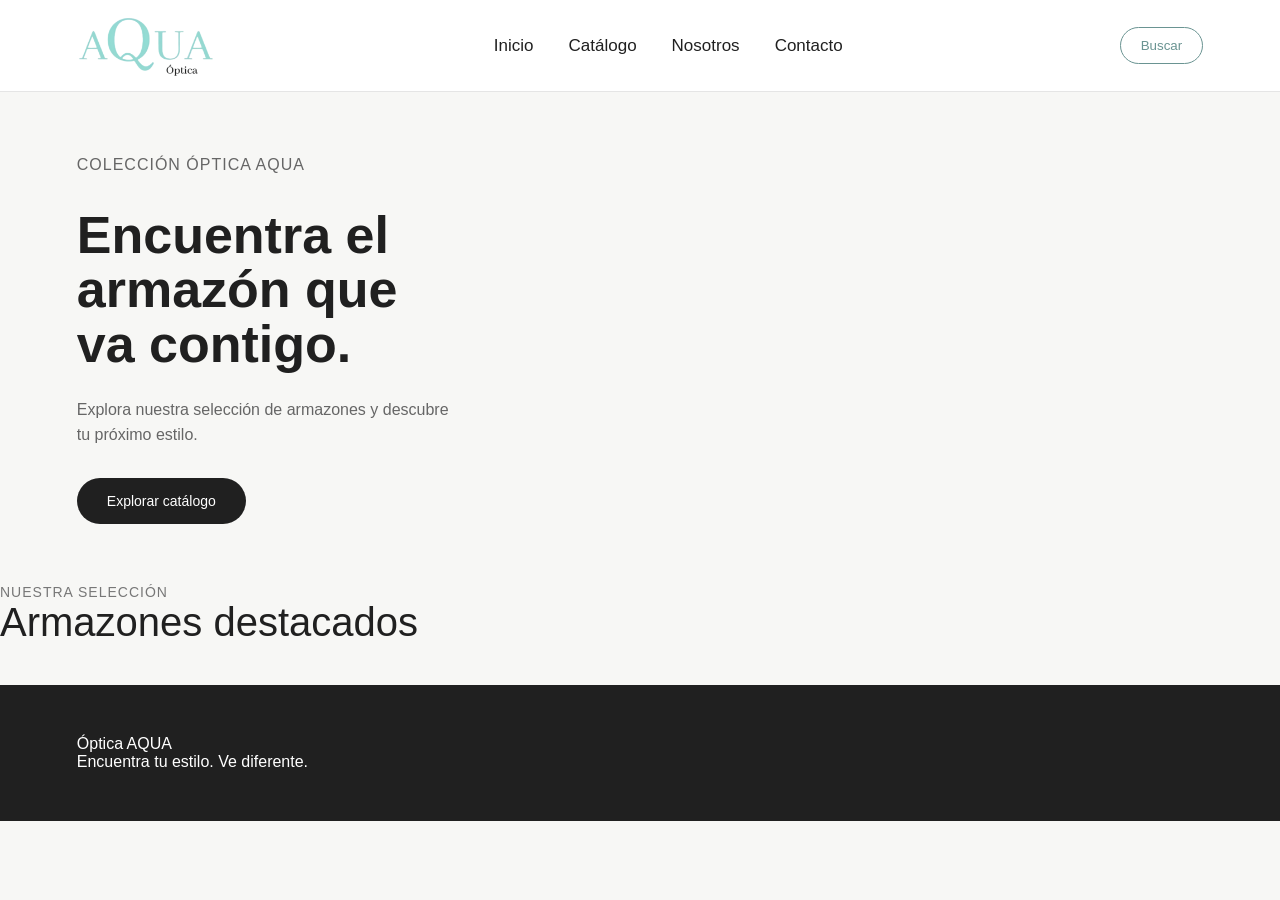
<file: INDEX.html>
<!DOCTYPE html>
<html lang="es">

<head>
    <meta charset="UTF-8">
    <meta name="viewport" content="width=device-width, initial-scale=1.0">

    <title>Óptica Aqua</title>

    <link rel="stylesheet" href="style.css/style.css">
</head>

<body>

    <!-- ENCABEZADO -->
    <header class="encabezado">

        <div class="logo">
            <img src="imagenes/Aqua Logo.png" alt="">

        </div>

        <nav class="menu">
            <a href="#">Inicio</a>
            <a href="#catalogo">Catálogo</a>
            <a href="#nosotros">Nosotros</a>
            <a href="#contacto">Contacto</a>
        </nav>

        <div class="acciones">
            <button>Buscar</button>
        </div>

    </header>


    <!-- PORTADA -->
    <main>

        <section class="hero">

            <div class="hero-texto">

                <p class="subtitulo">
                    COLECCIÓN ÓPTICA AQUA
                </p>

                <h1>
                    Encuentra el armazón
                    que va contigo.
                </h1>

                <p>
                    Explora nuestra selección de armazones
                    y descubre tu próximo estilo.
                </p>

                <a href="#catalogo" class="boton">
                    Explorar catálogo
                </a>

            </div>

            <div class="hero-imagen">
                <!-- Aquí colocaremos la imagen -->
            </div>

        </section>


        <!-- CATÁLOGO -->
        <section id="catalogo" class="seccion-catalogo">

            <div class="titulo-seccion">

                <p class="subtitulo">
                    NUESTRA SELECCIÓN
                </p>

                <h2>
                    Armazones destacados
                </h2>

            </div>

            <div class="productos">
                <!-- Aquí generaremos los lentes -->
            </div>

        </section>

    </main>


    <!-- PIE DE PÁGINA -->
    <footer id="contacto">

        <p>Óptica AQUA</p>
        <p>Encuentra tu estilo. Ve diferente.</p>

    </footer>


    <script src="script.js/script.js"></script>

</body>

</html>
</file>
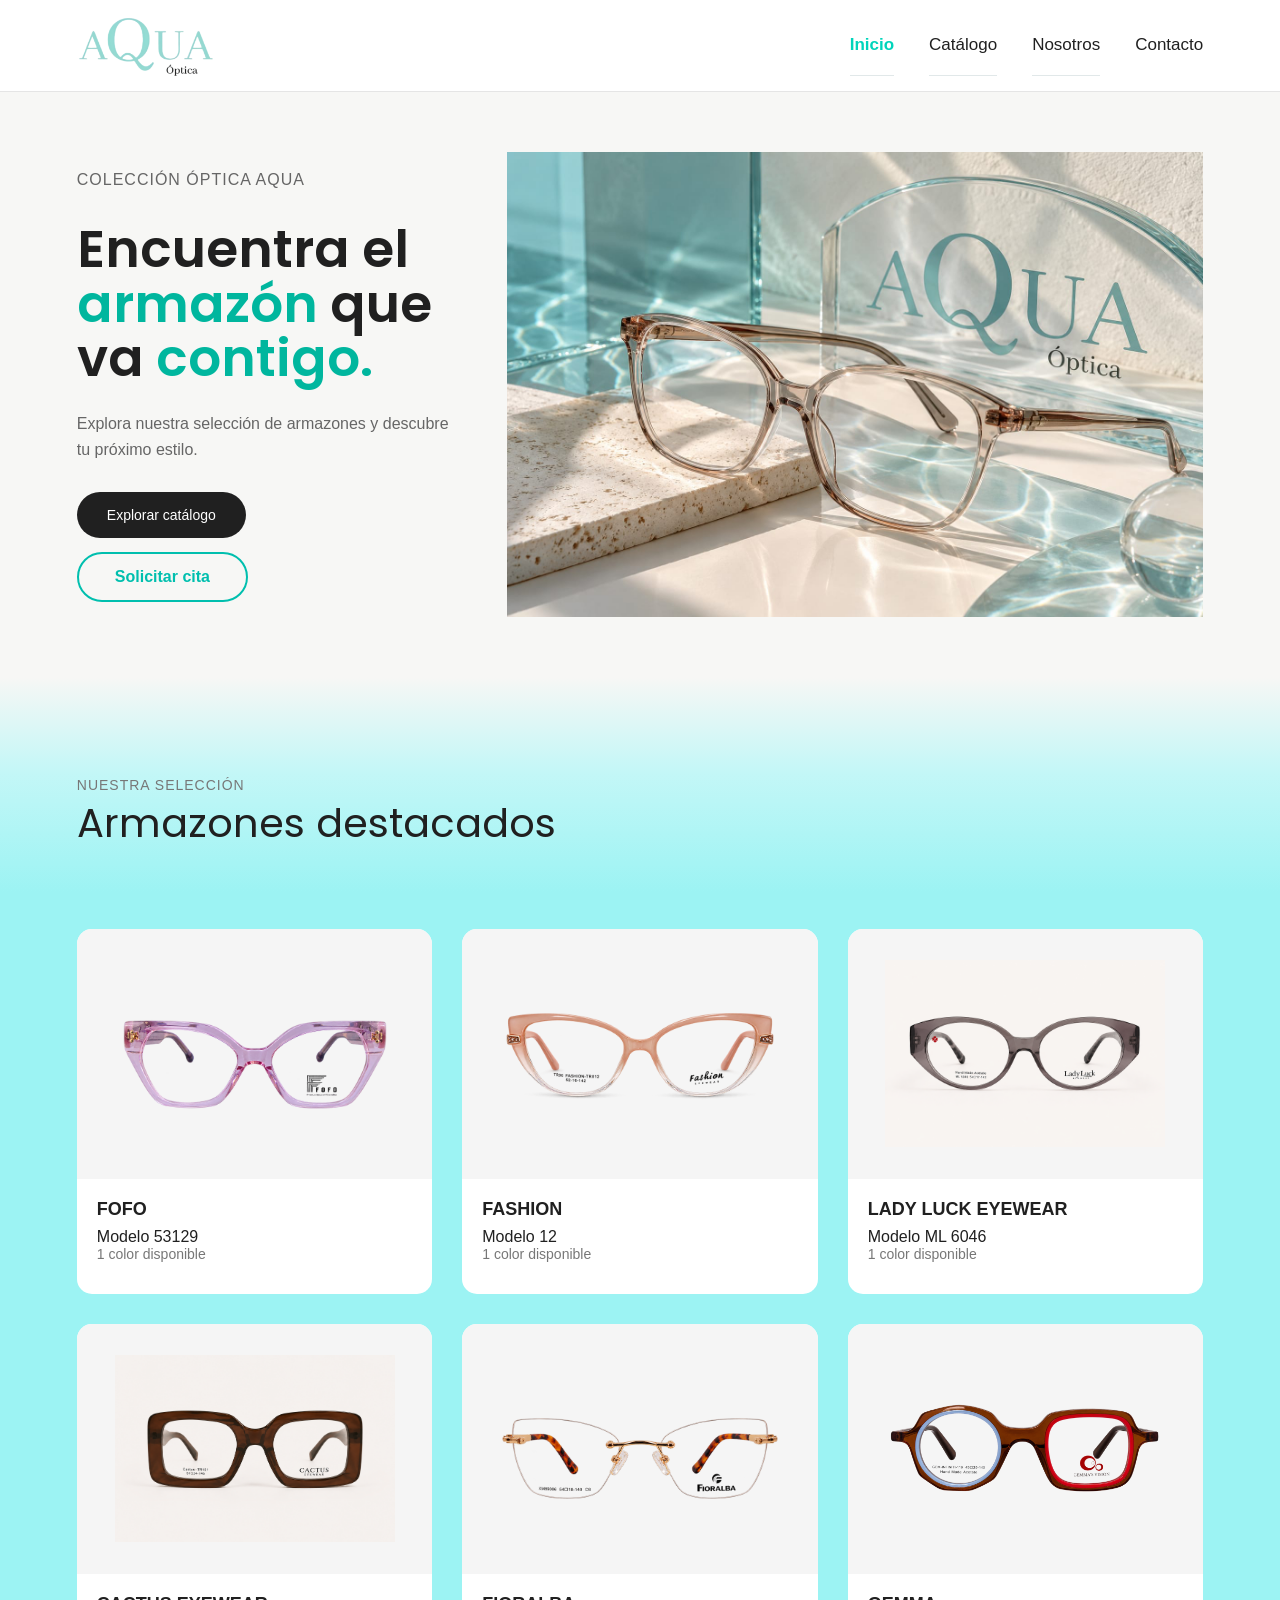
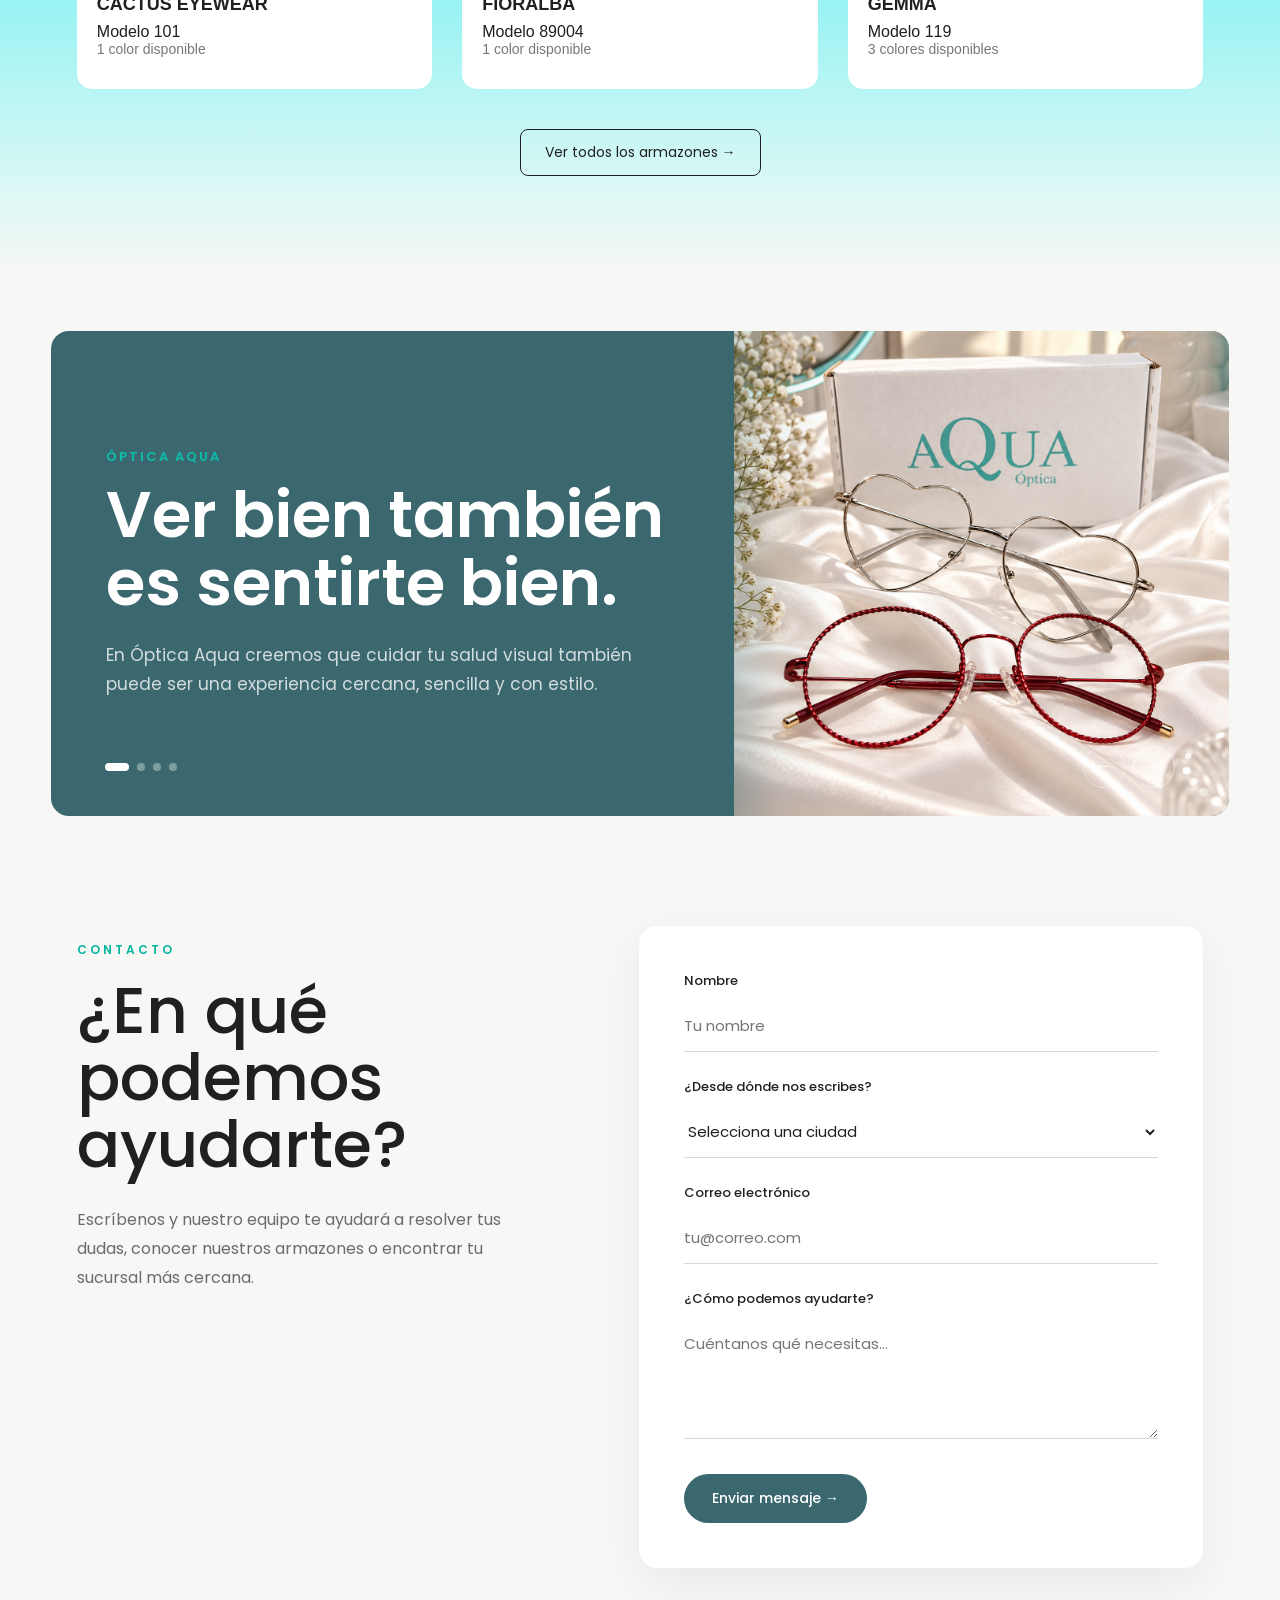
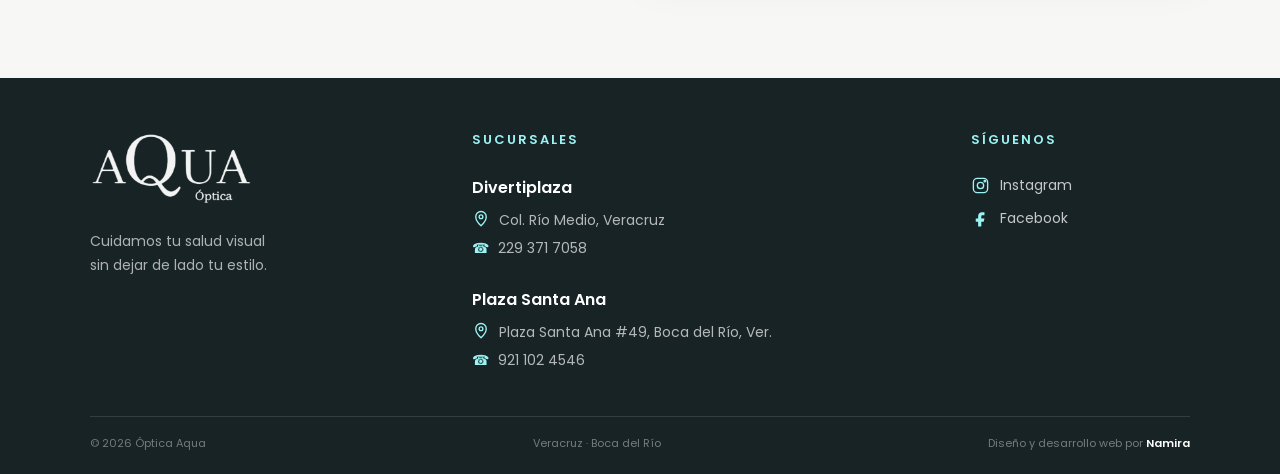
<file: index.html>
<!DOCTYPE html>
<html lang="es">

<head>
    <meta charset="UTF-8">
    <meta name="viewport" content="width=device-width, initial-scale=1.0">

    <title>Óptica Aqua</title>
  <link rel="icon" type="image/png" sizes="any" href="./imagenes/favicon.png?v=3">

    <!-- TIPOGRAFÍA POPPINS -->
    <link rel="preconnect" href="https://fonts.googleapis.com">
    <link rel="preconnect" href="https://fonts.gstatic.com" crossorigin>

    <link
        href="https://fonts.googleapis.com/css2?family=Poppins:wght@400;500;600;700&display=swap"
        rel="stylesheet"
    >

    <!-- ESTILOS -->
    <link rel="stylesheet" href="style.css/style.css">

</head>

<body data-pagina="inicio">
<div id="inicio"></div>

    <!-- =========================
         ENCABEZADO
         ========================= -->

    <header class="encabezado">

<button class="menu-hamburguesa" id="abrir-menu" aria-label="Abrir menú">
    <span></span>
    <span></span>
</button>

        <div class="logo">
            <img src="imagenes/Aqua Logo.png" alt="Óptica Aqua">
        </div>

       <nav class="menu" id="menu-principal">

    <a href="#inicio" class="activo">Inicio</a>
    <a href="catalogo.html">Catálogo</a>
    <a href="#nosotros">Nosotros</a>
    <a href="#contacto">Contacto</a>

</nav>

    </header>


    <!-- =========================
         PANEL DE BÚSQUEDA
         ========================= -->

    <div class="panel-filtros" id="panel-filtros">

        <div class="filtros-contenido">

            <div class="filtros-encabezado">

                <h2>
                    Encuentra tus armazones
                </h2>

                <button id="cerrar-filtros">
                    ×
                </button>

            </div>


            <!-- BUSCADOR -->

            <input
                type="text"
                id="buscar-modelo"
                placeholder="Buscar marca, modelo o característica..."
            >


            <div class="filtros-opciones">


                <!-- MARCA -->

                <select id="filtro-marca">

                    <option value="">
                        Todas las marcas
                    </option>

                </select>


                <!-- MATERIAL -->

                <select id="filtro-material">

                    <option value="">
                        Todos los materiales
                    </option>

                    <option value="PASTA">
                        Pasta
                    </option>

                    <option value="METALICO">
                        Metálico
                    </option>

                    <option value="TITANIO">
                        Titanio
                    </option>

                </select>


                <!-- COLOR -->

                <select id="filtro-color">

                    <option value="">
                        Todos los colores
                    </option>

                    <option value="NEGRO">Negro</option>
                    <option value="CAREY">Carey</option>
                    <option value="TRANSPARENTE">Transparente</option>
                    <option value="VINO">Vino</option>
                    <option value="ROJO">Rojo</option>
                    <option value="AZUL">Azul</option>
                    <option value="DORADO">Dorado</option>
                    <option value="GRIS">Gris</option>
                    <option value="VERDE">Verde</option>
                    <option value="MORADO">Morado</option>
                    <option value="CAFE">Café</option>
                    <option value="PLATA">Plata</option>
                    <option value="NARANJA">Naranja</option>
                    <option value="BLANCO">Blanco</option>
                    <option value="TRANSPARENTE">Blanco</option>

                </select>


                <!-- PRECIO -->

                <select id="filtro-precio">

                    <option value="">
                        Cualquier precio
                    </option>

                    <option value="500">
                        Hasta $500
                    </option>

                    <option value="800">
                        Hasta $800
                    </option>

                    <option value="1000">
                        Hasta $1,000
                    </option>

                    <option value="1500">
                        Hasta $1,500
                    </option>

                    <option value="2000">
                        Hasta $2,000
                    </option>

                </select>

            </div>

<button id="aplicar-filtros">
    Ver resultados
</button>
            <button id="limpiar-filtros">
                Limpiar filtros
            </button>

        </div>

    </div>


    <!-- =========================
         CONTENIDO PRINCIPAL
         ========================= -->

    <main>


        <!-- PORTADA -->

        <section class="hero">

            <div class="hero-texto">

                <p class="subtitulo">
                    COLECCIÓN ÓPTICA AQUA
                </p>

                <h1>
                    Encuentra el
                    <span class="titulo-azul">
                        armazón
                    </span>
                    que va
                    <span class="titulo-azul">
                        contigo.
                    </span>
                </h1>

                <p>
                    Explora nuestra selección de armazones
                    y descubre tu próximo estilo.
                </p>

                <a href="#catalogo" class="boton">
                    Explorar catálogo
                </a>
                <button class="boton-cita" id="abrirCita">
    Solicitar cita
</button>

            </div>


            <div class="hero-imagen">

                <img
                    src="imagenes/OPTICA POST-03.jpg"
                    alt="Colección Óptica Aqua"
                >

            </div>

        </section>
        


       <!-- =========================
     CATÁLOGO
     ========================= -->

<section
    id="catalogo"
    class="seccion-catalogo"
>

    <div class="cabecera-catalogo">

        <div class="titulo-seccion">

            <p class="subtitulo">
                NUESTRA SELECCIÓN
            </p>

            <h2>
                Armazones destacados
            </h2>

        </div>

    </div>

    <!--
        JavaScript coloca aquí
        automáticamente las tarjetas.
    -->

    <div class="productos"></div>

    <div class="ver-todos">
        <a href="catalogo.html">
            Ver todos los armazones →
        </a>
    </div>

</section>


<!-- =========================
     NOSOTROS
     ========================= -->

<!-- =========================
     NOSOTROS
     ========================= -->

<section class="nosotros" id="nosotros">

    <div class="nosotros-carrusel">

        <!-- DIAPOSITIVA 1 -->
        <article class="nosotros-slide activo">

            <div class="nosotros-contenido">

                <p class="nosotros-etiqueta">
                    ÓPTICA AQUA
                </p>

                <h2>
                    Ver bien también<br>
                    es sentirte bien.
                </h2>

                <p class="nosotros-texto">
                    En Óptica Aqua creemos que cuidar tu salud visual
                    también puede ser una experiencia cercana, sencilla
                    y con estilo.
                </p>

            </div>

            <div class="nosotros-imagen">
    <img src="imagenes/nosotros1.png" alt="Armazones de Óptica Aqua">
</div>

        </article>


        <!-- DIAPOSITIVA 2 -->
        <article class="nosotros-slide">

            <div class="nosotros-contenido">

                <p class="nosotros-etiqueta">
                    NUESTRA HISTORIA
                </p>

                <h2>
                    11 años<br>
                    viendo contigo.
                </h2>

                <p class="nosotros-texto">
                    Más de una década acompañando a nuestros clientes
                    en el cuidado de su salud visual.
                </p>

            </div>

            <div class="nosotros-imagen">
    <img src="imagenes/nosotros2.png" alt="Armazones de Óptica Aqua">
</div>

        </article>


        <!-- DIAPOSITIVA 3 -->
        <article class="nosotros-slide">

            <div class="nosotros-contenido">

                <p class="nosotros-etiqueta">
                    LO QUE NOS DIFERENCIA
                </p>

                <h2>
                    Tu visión es<br>
                    lo primero.
                </h2>

                <p class="nosotros-texto">
                    Cuidar tu salud visual es el punto de partida.
                    Queremos ayudarte a encontrar una opción que también
                    vaya contigo y con tu estilo.
                </p>

            </div>

            <div class="nosotros-imagen">
    <img src="imagenes/nosotros3.png" alt="Armazones de Óptica Aqua">
</div>

        </article>


        <!-- DIAPOSITIVA 4 -->
        <article class="nosotros-slide">

            <div class="nosotros-contenido">

                <p class="nosotros-etiqueta">
                    SUCURSALES
                </p>

                <h2>
                    Encuentra tu<br>
                    Óptica Aqua.
                </h2>

                <p class="nosotros-texto">
                    Visítanos y conoce nuestros armazones en persona.
                </p>

            </div>

            <div class="nosotros-imagen">
    <img src="imagenes/nosotros4.png" alt="Armazones de Óptica Aqua">
</div>

        </article>


        <!-- CONTROLES -->
        <div class="nosotros-controles">

            <div class="nosotros-indicadores">
                <button class="indicador activo" data-slide="0"></button>
                <button class="indicador" data-slide="1"></button>
                <button class="indicador" data-slide="2"></button>
                <button class="indicador" data-slide="3"></button>
            </div>

            <div class="nosotros-flechas">
                <button id="nosotros-anterior" aria-label="Anterior">
                    ←
                </button>

                <button id="nosotros-siguiente" aria-label="Siguiente">
                    →
                </button>
            </div>

        </div>

    </div>

</section>

<!-- =========================
     CONTACTO
     ========================= -->

<section class="contacto" id="contacto">

    <div class="contacto-intro">

        <p class="contacto-etiqueta">
            CONTACTO
        </p>

        <h2>
            ¿En qué podemos<br>
            ayudarte?
        </h2>

        <p class="contacto-texto">
            Escríbenos y nuestro equipo te ayudará a resolver tus dudas,
            conocer nuestros armazones o encontrar tu sucursal más cercana.
        </p>

    </div>


    <div class="contacto-formulario">

        <form id="formulario-contacto">

            <div class="campo-contacto">
                <label for="contacto-nombre">
                    Nombre
                </label>

                <input
                    type="text"
                    id="contacto-nombre"
                    placeholder="Tu nombre"
                    required
                >
            </div>


            <div class="campo-contacto">
                <label for="contacto-ciudad">
                    ¿Desde dónde nos escribes?
                </label>

                <select id="contacto-ciudad" required>
                    <option value="" disabled selected>
                        Selecciona una ciudad
                    </option>

                    <option value="Veracruz">
                        Veracruz
                    </option>

                    <option value="Xalapa">
                        Boca del Río

                    <option value="Xalapa">
                        Xalapa
                    </option>

                    <option value="Coatzacoalcos">
                        Coatzacoalcos
                    </option>
                </select>
            </div>


           <div class="campo-contacto">
    <label for="contacto-correo">
        Correo electrónico
    </label>

    <input
        type="email"
        id="contacto-correo"
        placeholder="tu@correo.com"
    >
</div>


            <div class="campo-contacto">
                <label for="contacto-mensaje">
                    ¿Cómo podemos ayudarte?
                </label>

                <textarea
                    id="contacto-mensaje"
                    rows="4"
                    placeholder="Cuéntanos qué necesitas..."
                    required
                ></textarea>
            </div>


            <button type="submit" class="boton-contacto">
                Enviar mensaje →
            </button>

        </form>

    </div>

</section>

</main>
    <!-- =========================
         PIE DE PÁGINA
         ========================= -->

   <footer class="footer-aqua">

    <div class="footer-contenido">

        <!-- MARCA -->
        <div class="footer-marca">

            <img
                src="imagenes/Aqua Logo.png"
                alt="Óptica Aqua"
                class="footer-logo"
            >

            <p>
                Cuidamos tu salud visual<br>
                sin dejar de lado tu estilo.
            </p>

        </div>


        <!-- SUCURSALES -->
        <div class="footer-columna">

            <h3>Sucursales</h3>

            <div class="footer-sucursal">

                <p class="footer-sucursal-nombre">
                    Divertiplaza
                </p>

                <a
                    href="https://www.google.com/maps/search/?api=1&query=Divertiplaza+Rio+Medio+Veracruz"
                    target="_blank"
                    rel="noopener noreferrer"
                >
                    <span class="footer-icono footer-icono-ubicacion">
    <svg viewBox="0 0 24 24" aria-hidden="true">
        <path d="M12 21s7-6.2 7-12a7 7 0 1 0-14 0c0 5.8 7 12 7 12Z"></path>
        <circle cx="12" cy="9" r="2.5"></circle>
    </svg>
</span>
                    Col. Río Medio, Veracruz
                </a>

                <a href="tel:+522293717058">
                    <span class="footer-icono">☎</span>
                    229 371 7058
                </a>

            </div>


            <div class="footer-sucursal">

                <p class="footer-sucursal-nombre">
                    Plaza Santa Ana
                </p>

                <a
    href="https://www.google.com/maps/search/?api=1&query=Plaza+Santa+Ana+49+Boca+del+Rio+Veracruz"
    target="_blank"
    rel="noopener noreferrer"
>
    <span class="footer-icono footer-icono-ubicacion">
        <svg viewBox="0 0 24 24" aria-hidden="true">
            <path d="M12 21s7-6.2 7-12a7 7 0 1 0-14 0c0 5.8 7 12 7 12Z"></path>
            <circle cx="12" cy="9" r="2.5"></circle>
        </svg>
    </span>

    Plaza Santa Ana #49, Boca del Río, Ver.
<!-- teléfono Santa Ana -->
<a href="tel:+529211024546">
    <span class="footer-icono">☎</span>
    921 102 4546
</a>

            </div>

        </div>


        <!-- REDES -->
        <div class="footer-columna">

            <h3>Síguenos</h3>

           <div class="footer-redes">

    <a
        href="https://www.instagram.com/opticaaqua/"
        target="_blank"
        rel="noopener noreferrer"
    >
        <span class="footer-red-icon">
            <svg viewBox="0 0 24 24" aria-hidden="true">
                <rect x="3" y="3" width="18" height="18" rx="5"></rect>
                <circle cx="12" cy="12" r="4"></circle>
                <circle cx="17.5" cy="6.5" r="1"></circle>
            </svg>
        </span>

        Instagram
    </a>

    <a
        href="https://www.facebook.com/opticaaqua"
        target="_blank"
        rel="noopener noreferrer"
    >
        <span class="footer-red-icon">
            <svg viewBox="0 0 24 24" aria-hidden="true">
                <path d="M14 8h3V4h-3c-3 0-5 2-5 5v3H6v4h3v6h4v-6h3l1-4h-4V9c0-.7.3-1 1-1Z"></path>
            </svg>
        </span>

        Facebook
    </a>

</div>

        </div>

    </div>


    <div class="footer-inferior">

        <p>
            © 2026 Óptica Aqua
        </p>

        <p>
            Veracruz · Boca del Río
        </p>
        <p class="credito-web">
    Diseño y desarrollo web por 
    <a href="https://www.instagram.com/namiramx/" target="_blank">Namira</a>
</p>

    </div>

</footer>

<!-- MODAL SOLICITAR CITA -->
<div class="modal-cita" id="modalCita">

    <div class="tarjeta-cita">

        <button class="cerrar-cita" id="cerrarCita">×</button>

        <h2>Solicita tu cita</h2>

        <p class="texto-cita">
            Elige el día y horario en el que te gustaría visitarnos.
            Nuestro equipo confirmará la disponibilidad por WhatsApp.
        </p>
<form id="formCita">

    <div class="campo-cita">
        <label for="nombreCita">Nombre</label>
        <input
            type="text"
            id="nombreCita"
            required
            placeholder="Tu nombre"
        >
    </div>

    <div class="campo-cita">
        <label for="telefonoCita">Teléfono</label>
        <input
            type="tel"
            id="telefonoCita"
            required
            placeholder="Tu número de teléfono"
        >
    </div>

    <div class="campo-cita">
        <label for="sucursalCita">Sucursal</label>
        <select id="sucursalCita" required>
            <option value="">Selecciona una sucursal</option>
            <option value="Divertiplaza">Divertiplaza</option>
            <option value="Plaza Santa Ana">Plaza Santa Ana</option>
        </select>
    </div>

    <div class="campo-cita">
        <label for="fechaCita">¿Qué día te gustaría visitarnos?</label>
        <input
            type="date"
            id="fechaCita"
            required
        >
    </div>

    <div class="campo-cita">
        <label for="horaCita">¿A qué hora te gustaría acudir?</label>
        <input
            type="time"
            id="horaCita"
            required
        >
    </div>

    <button type="submit" class="enviar-cita">
        Consultar disponibilidad por WhatsApp
    </button>

</form>

    </div>

</div>

 <!-- JAVASCRIPT -->

<script src="script.js/inventario.js"></script>
<script src="script.js/script.js"></script>
</body>

</html>
</file>
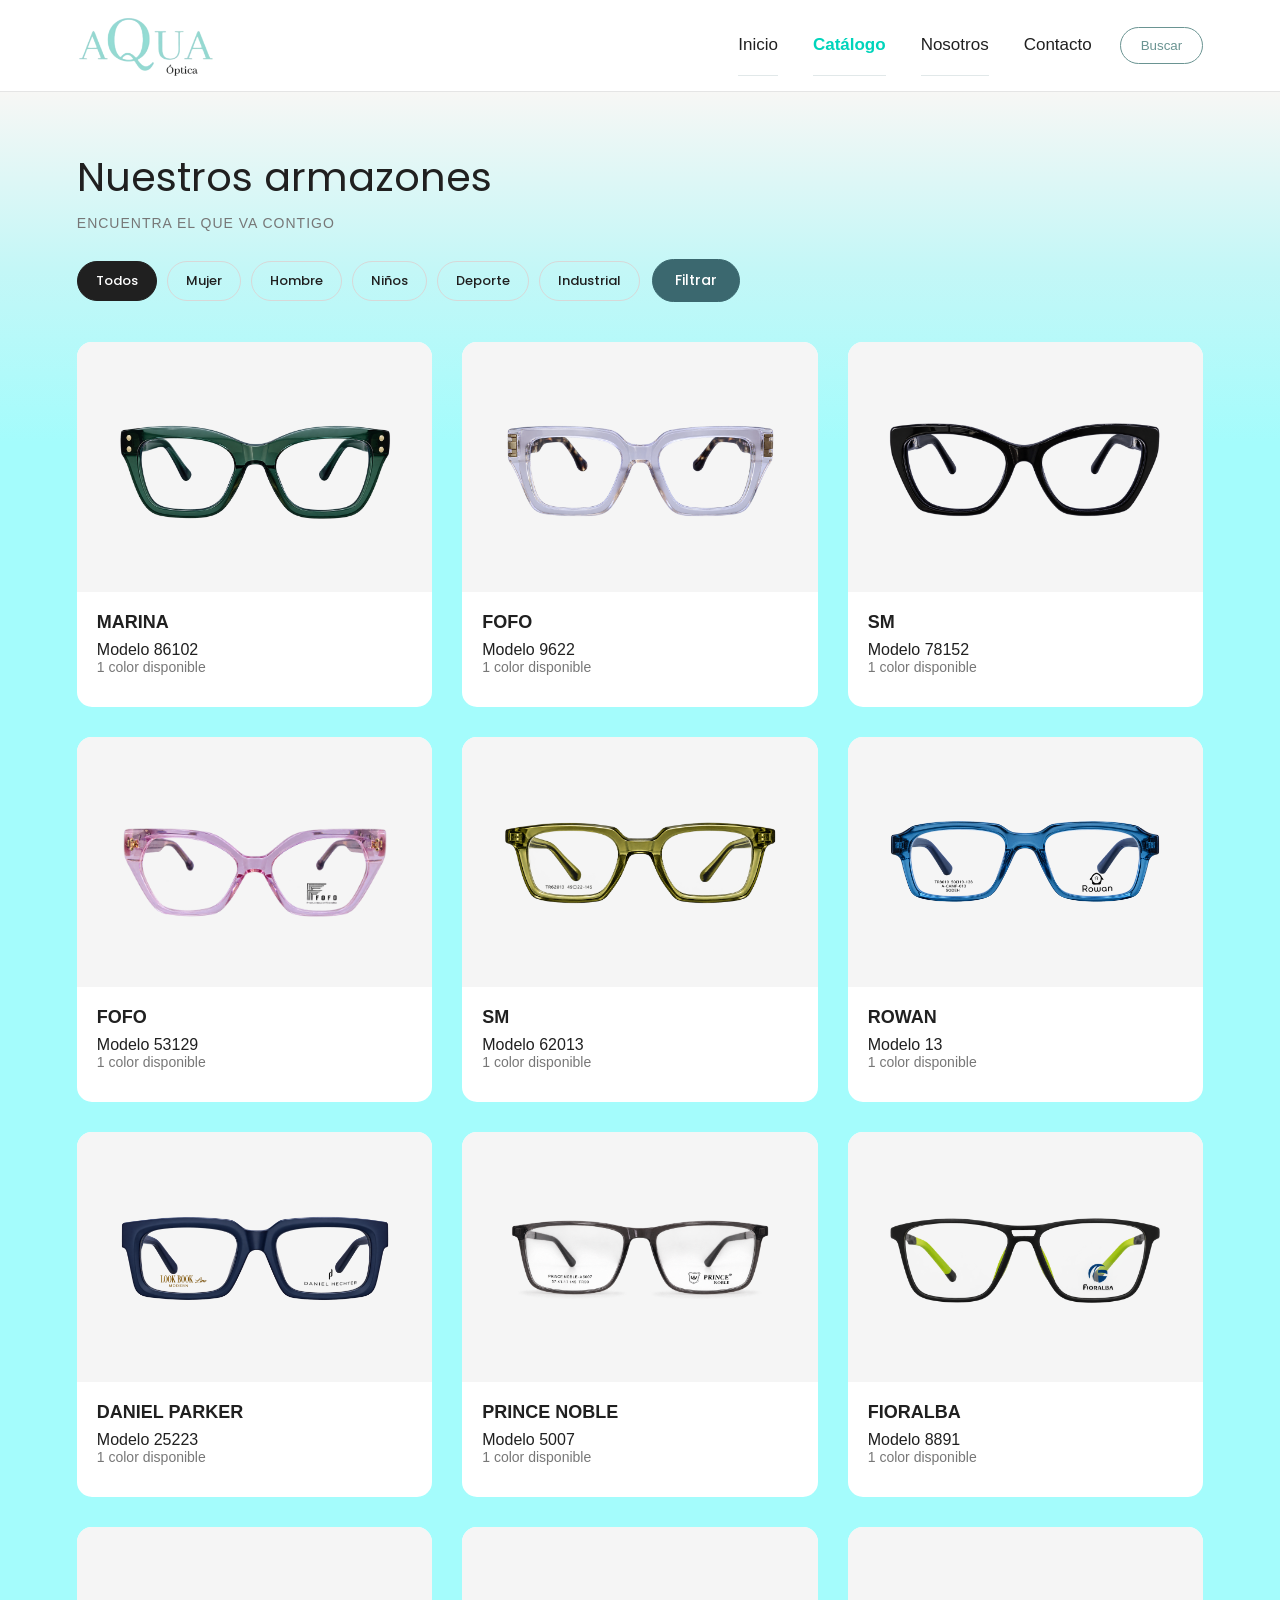
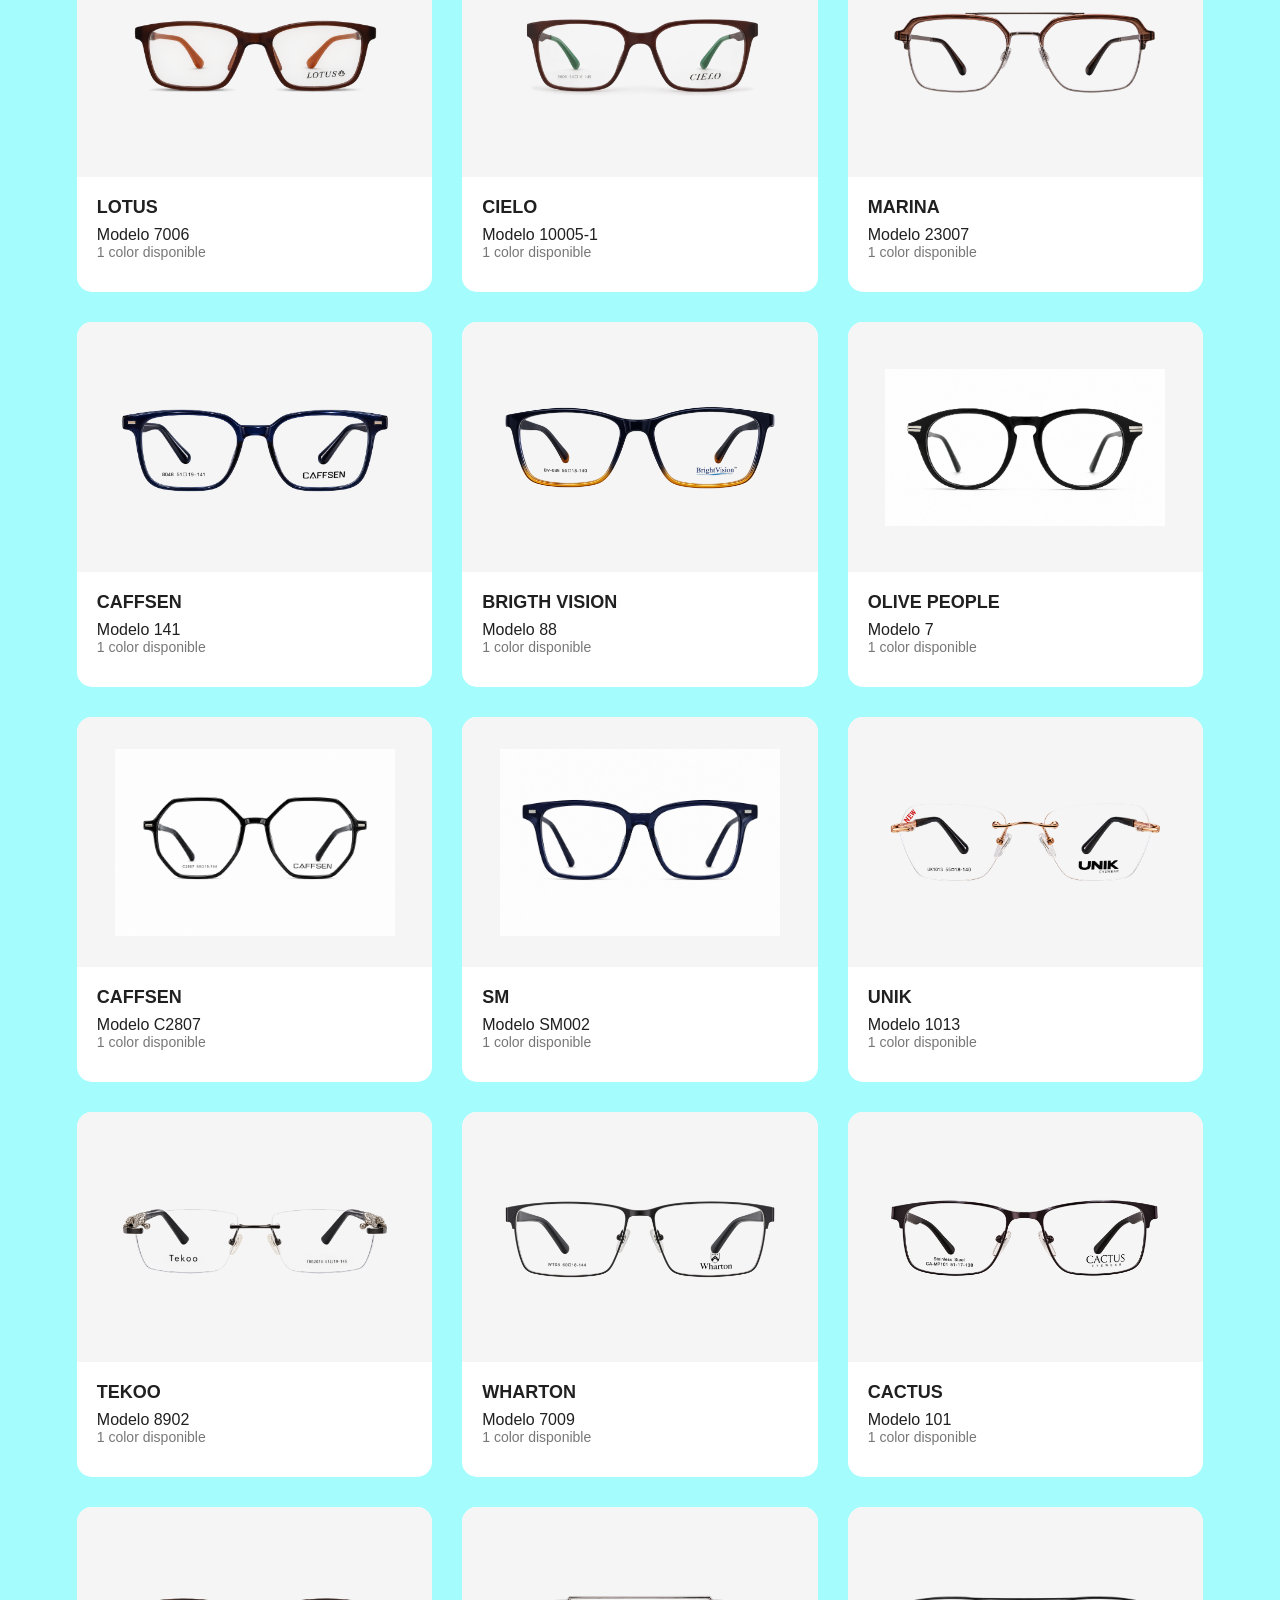
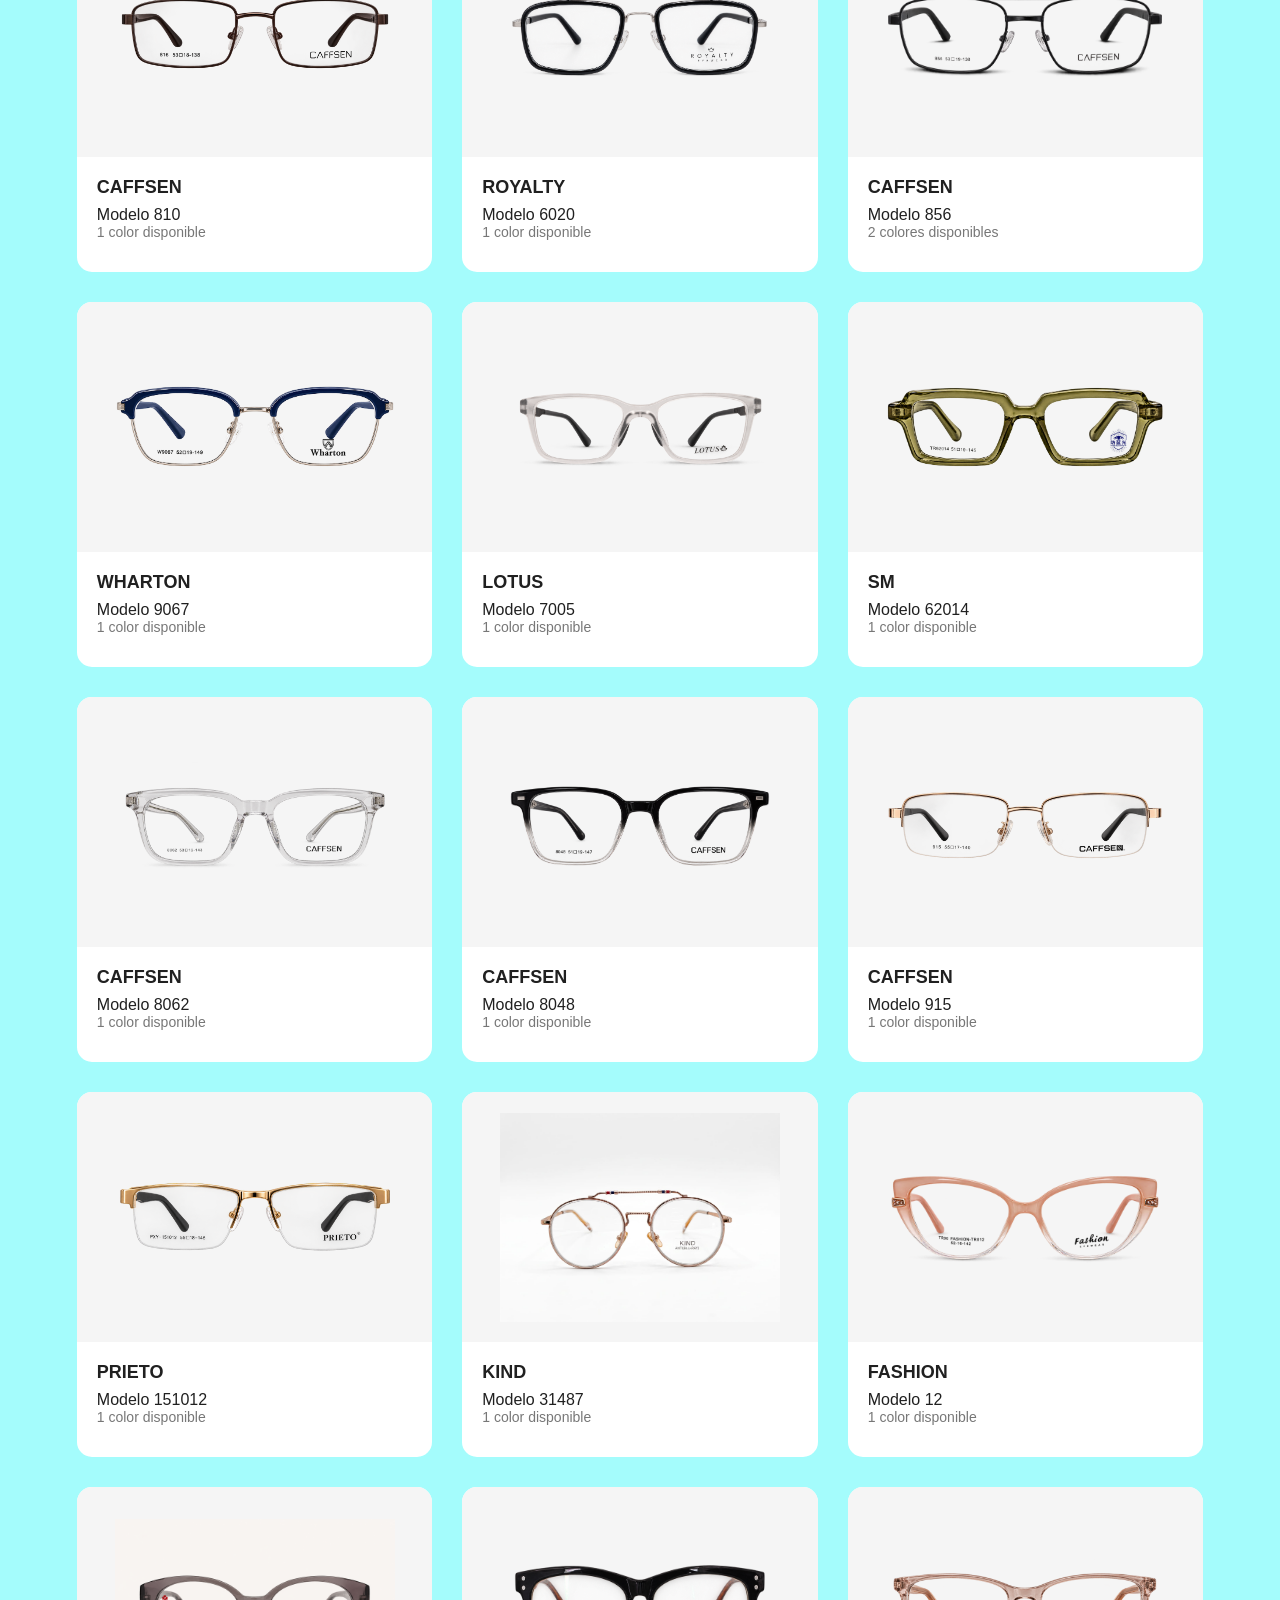
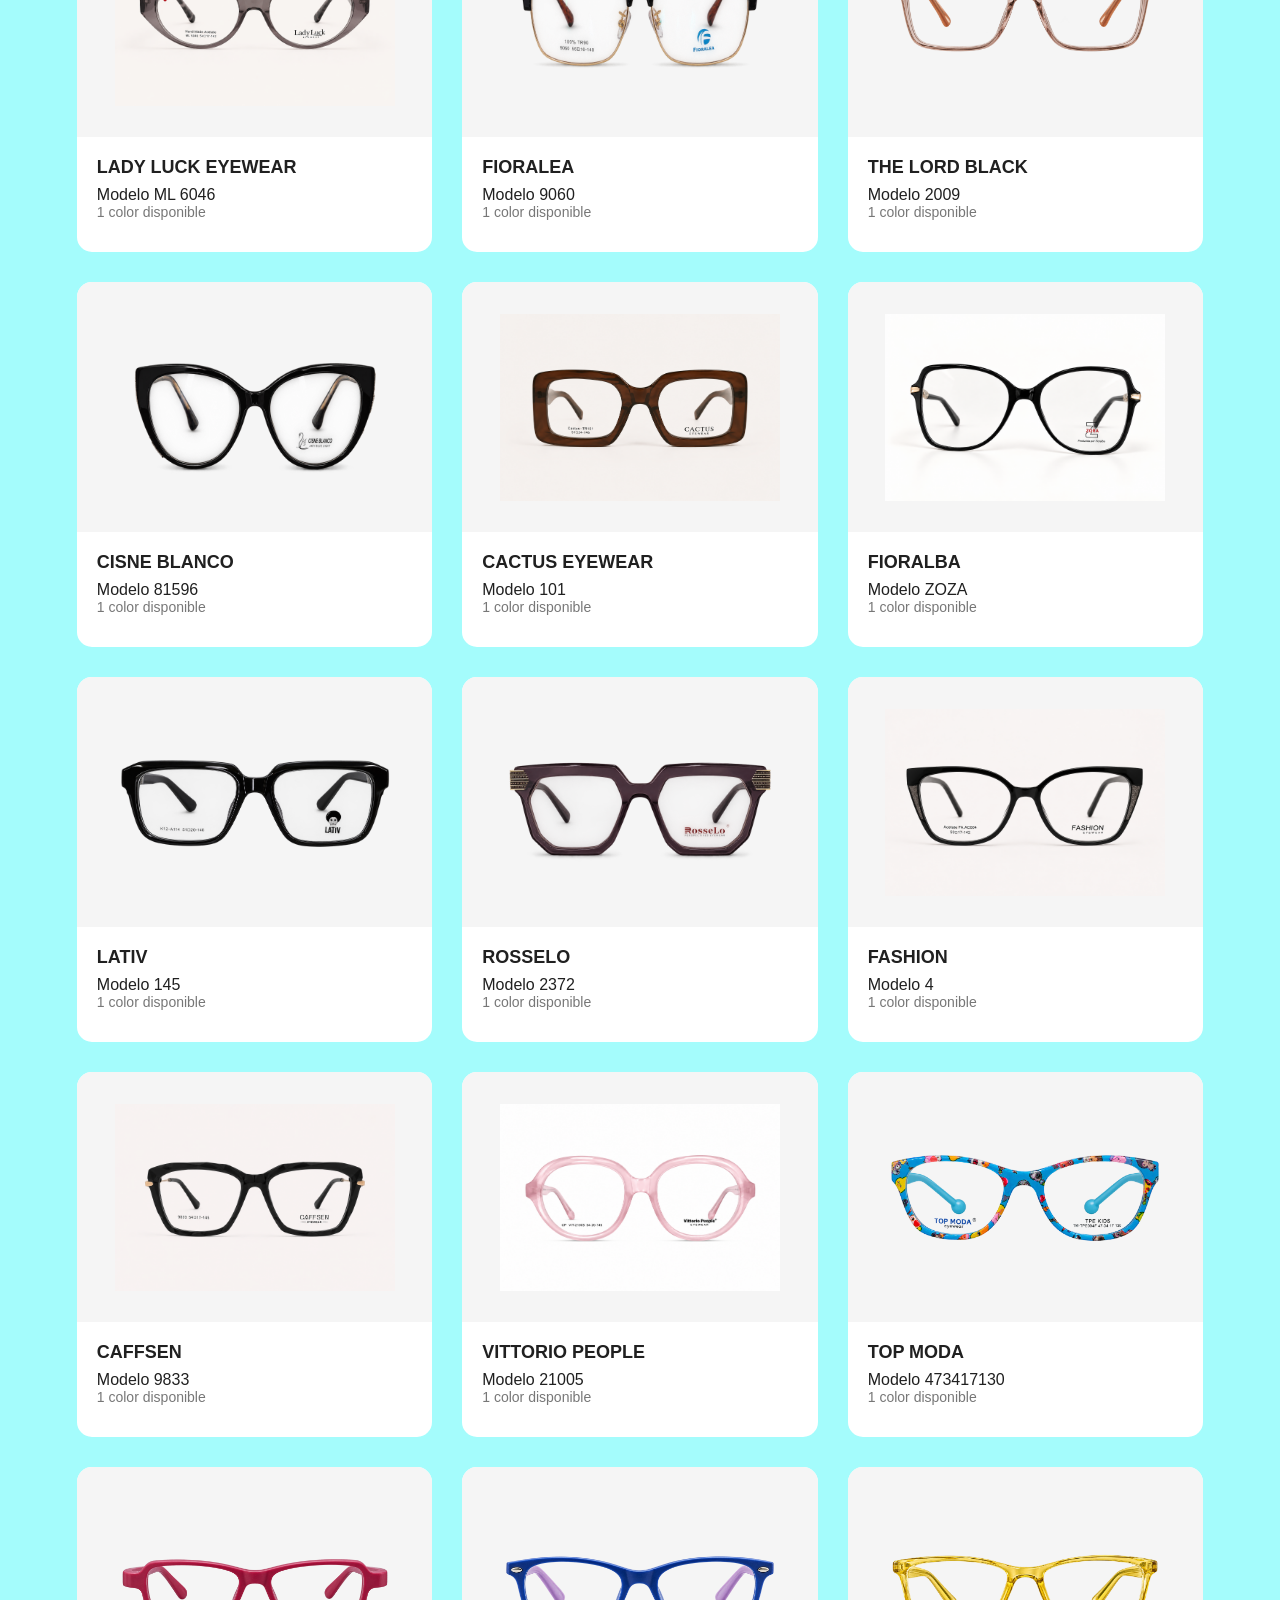
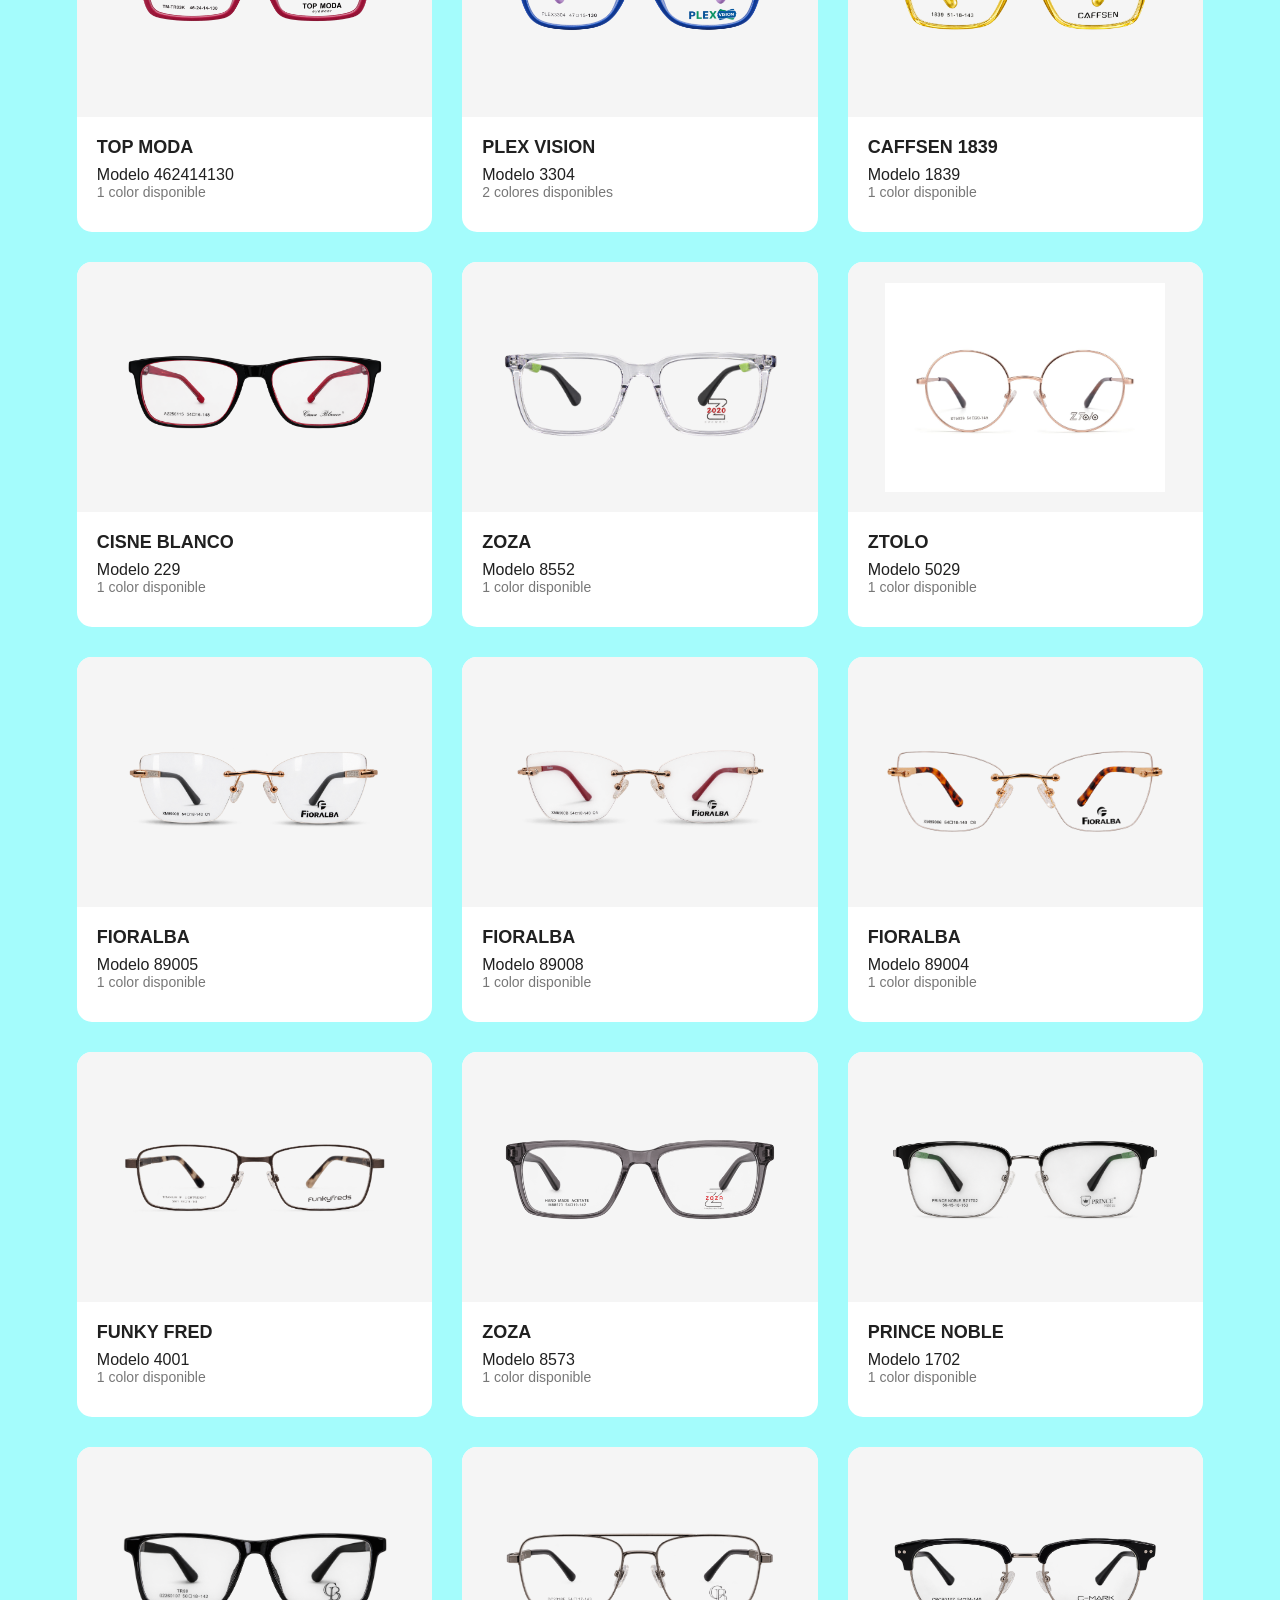
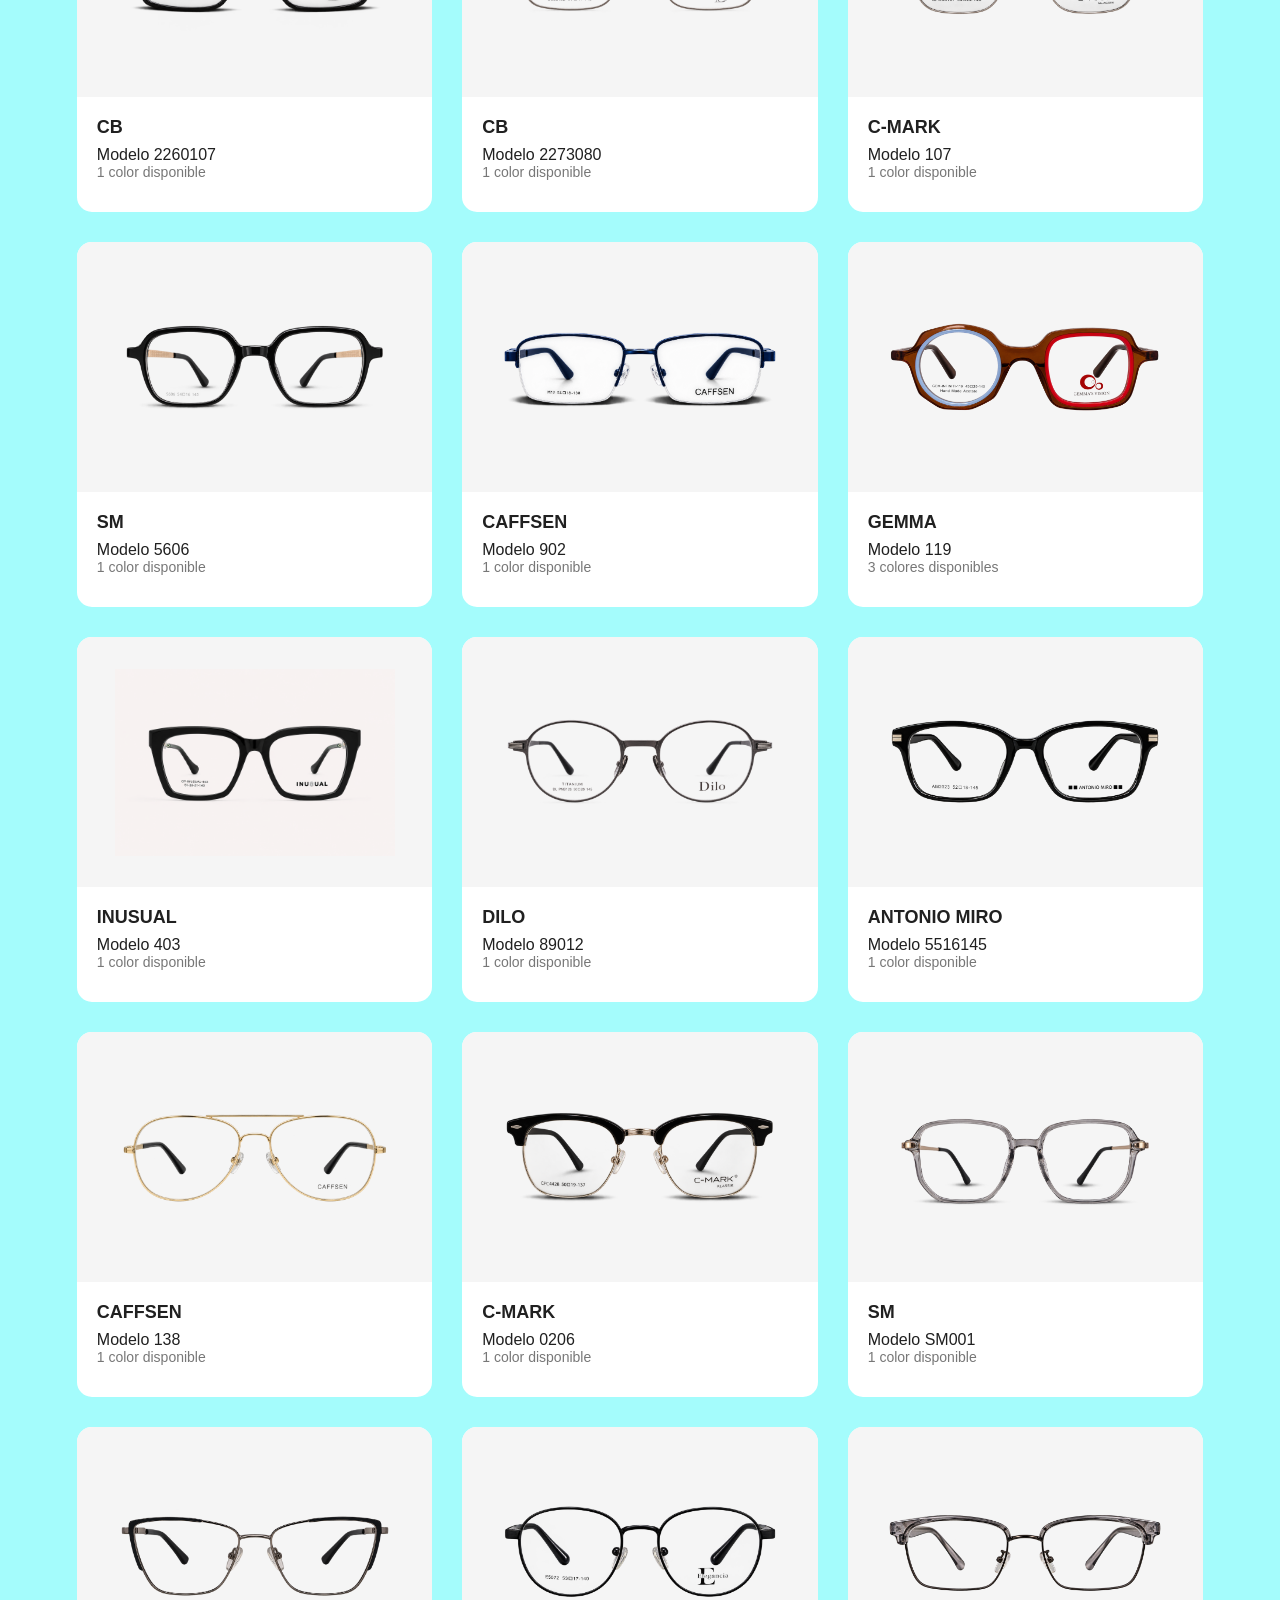
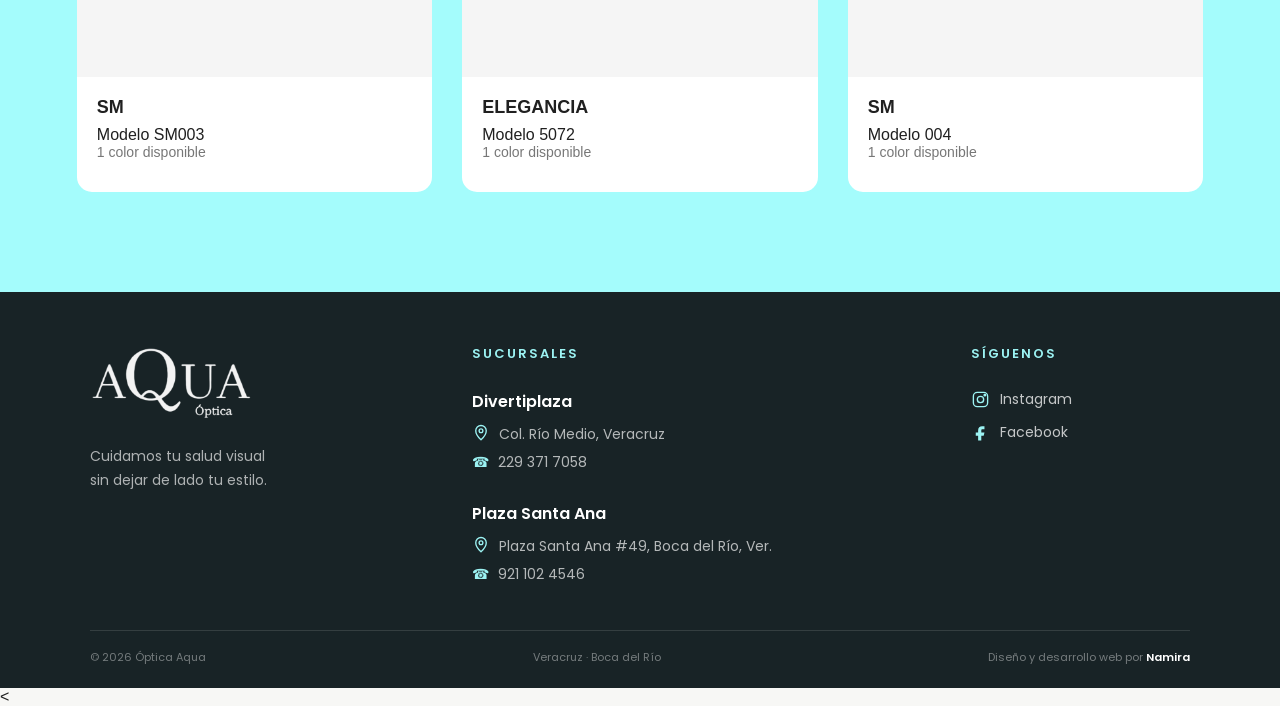
<file: catalogo.html>
<!DOCTYPE html>
<html lang="es">

<head>
    <meta charset="UTF-8">
    <meta name="viewport" content="width=device-width, initial-scale=1.0">

    <title>Óptica Aqua</title>

    <!-- TIPOGRAFÍA POPPINS -->
    <link rel="preconnect" href="https://fonts.googleapis.com">
    <link rel="preconnect" href="https://fonts.gstatic.com" crossorigin>

    <link
        href="https://fonts.googleapis.com/css2?family=Poppins:wght@400;500;600;700&display=swap"
        rel="stylesheet"
    >

    <!-- ESTILOS -->
    <link rel="stylesheet" href="style.css/style.css">

</head>

<button id="volver-arriba" class="volver-arriba" aria-label="Volver arriba">
    <span class="flecha-chunky"></span>
</button>

<body data-pagina="catálogo">


    <!-- =========================
         ENCABEZADO
         ========================= -->

    <header class="encabezado">

    <button class="menu-hamburguesa" id="abrir-menu" aria-label="Abrir menú">
        <span></span>
        <span></span>
    </button>

    <div class="logo">
        <img src="imagenes/Aqua Logo.png" alt="Óptica Aqua">
    </div>

    <nav class="menu" id="menu-principal">

        <a href="index.html">Inicio</a>
        <a href="catalogo.html" class="activo">Catálogo</a>
        <a href="index.html#nosotros">Nosotros</a>
        <a href="index.html#contacto">Contacto</a>

    </nav>

    <div class="acciones">
        <button id="abrir-filtros">Buscar</button>
    </div>

</header>


    <!-- =========================
         PANEL DE BÚSQUEDA
         ========================= -->

    <div class="panel-filtros" id="panel-filtros">

        <div class="filtros-contenido">

            <div class="filtros-encabezado">

                <h2>
                    Encuentra tus armazones
                </h2>

                <button id="cerrar-filtros">
                    ×
                </button>

            </div>


            <!-- BUSCADOR -->

            <input
                type="text"
                id="buscar-modelo"
                placeholder="Buscar marca, modelo o característica..."
            >


            <div class="filtros-opciones">


                <!-- MARCA -->

                <select id="filtro-marca">

                    <option value="">
                        Todas las marcas
                    </option>

                </select>


                <!-- MATERIAL -->

                <select id="filtro-material">

                    <option value="">
                        Todos los materiales
                    </option>

                    <option value="PASTA">
                        Pasta
                    </option>

                    <option value="METALICO">
                        Metálico
                    </option>

                    <option value="TITANIO">
                        Titanio
                    </option>

                </select>


                <!-- COLOR -->

                <select id="filtro-color">

                    <option value="">
                        Todos los colores
                    </option>

                    <option value="NEGRO">Negro</option>
                    <option value="CAREY">Carey</option>
                    <option value="TRANSPARENTE">Transparente</option>
                    <option value="VINO">Vino</option>
                    <option value="ROJO">Rojo</option>
                    <option value="AZUL">Azul</option>
                    <option value="DORADO">Dorado</option>
                    <option value="GRIS">Gris</option>
                    <option value="VERDE">Verde</option>
                    <option value="MORADO">Morado</option>
                    <option value="CAFE">Café</option>
                    <option value="PLATA">Plata</option>
                    <option value="NARANJA">Naranja</option>
                    <option value="BLANCO">Blanco</option>

                </select>


                <!-- PRECIO -->

                <select id="filtro-precio">

                    <option value="">
                        Cualquier precio
                    </option>

                    <option value="500">
                        Hasta $500
                    </option>

                    <option value="800">
                        Hasta $800
                    </option>

                    <option value="1000">
                        Hasta $1,000
                    </option>

                    <option value="1500">
                        Hasta $1,500
                    </option>

                    <option value="2000">
                        Hasta $2,000
                    </option>

                </select>

            </div>

<button id="aplicar-filtros">
    Ver resultados
</button>
            <button id="limpiar-filtros">
                Limpiar filtros
            </button>

        </div>

    </div>


    <!-- =========================
         CONTENIDO PRINCIPAL
         ========================= -->

    <main>

        <!-- =========================
             CATÁLOGO
             ========================= -->

        <section
            id="catalogo"
            class="seccion-catalogo"
        >

            <div class="cabecera-catalogo">

    <div class="titulo-seccion">

        <h2>
            Nuestros armazones
        </h2>

        <p class="subtitulo">
            ENCUENTRA EL QUE VA CONTIGO
        </p>

    </div>

</div>

<div class="barra-catalogo">

    <div class="categorias-catalogo">

        <button class="categoria activa" data-categoria="TODOS">Todos</button>
        <button class="categoria" data-categoria="MUJER">Mujer</button>
        <button class="categoria" data-categoria="HOMBRE">Hombre</button>
        <button class="categoria" data-categoria="NIÑOS">Niños</button>
        <button class="categoria" data-categoria="DEPORTE">Deporte</button>
        <button class="categoria" data-categoria="INDUSTRIAL">Industrial</button>

    </div>

    <button id="abrir-filtros-catalogo">
        Filtrar
    </button>

</div>


            <!--
                JavaScript coloca aquí
                automáticamente las tarjetas.
            -->

            <div class="productos"></div>


        </section>


    </main>


    <!-- =========================
         PIE DE PÁGINA
         ========================= -->

<footer class="footer-aqua">

    <div class="footer-contenido">

        <!-- MARCA -->
        <div class="footer-marca">

            <img
                src="imagenes/Aqua Logo.png"
                alt="Óptica Aqua"
                class="footer-logo"
            >

            <p>
                Cuidamos tu salud visual<br>
                sin dejar de lado tu estilo.
            </p>

        </div>


        <!-- SUCURSALES -->
        <div class="footer-columna">

            <h3>Sucursales</h3>

            <div class="footer-sucursal">

                <p class="footer-sucursal-nombre">
                    Divertiplaza
                </p>

                <a
                    href="https://www.google.com/maps/search/?api=1&query=Divertiplaza+Rio+Medio+Veracruz"
                    target="_blank"
                    rel="noopener noreferrer"
                >
                    <span class="footer-icono footer-icono-ubicacion">
    <svg viewBox="0 0 24 24" aria-hidden="true">
        <path d="M12 21s7-6.2 7-12a7 7 0 1 0-14 0c0 5.8 7 12 7 12Z"></path>
        <circle cx="12" cy="9" r="2.5"></circle>
    </svg>
</span>
                    Col. Río Medio, Veracruz
                </a>

                <a href="tel:+522293717058">
                    <span class="footer-icono">☎</span>
                    229 371 7058
                </a>

            </div>


            <div class="footer-sucursal">

                <p class="footer-sucursal-nombre">
                    Plaza Santa Ana
                </p>

                <a
    href="https://www.google.com/maps/search/?api=1&query=Plaza+Santa+Ana+49+Boca+del+Rio+Veracruz"
    target="_blank"
    rel="noopener noreferrer"
>
    <span class="footer-icono footer-icono-ubicacion">
        <svg viewBox="0 0 24 24" aria-hidden="true">
            <path d="M12 21s7-6.2 7-12a7 7 0 1 0-14 0c0 5.8 7 12 7 12Z"></path>
            <circle cx="12" cy="9" r="2.5"></circle>
        </svg>
    </span>

    Plaza Santa Ana #49, Boca del Río, Ver.
<!-- teléfono Santa Ana -->
<a href="tel:+529211024546">
    <span class="footer-icono">☎</span>
    921 102 4546
</a>

            </div>

        </div>


        <!-- REDES -->
        <div class="footer-columna">

            <h3>Síguenos</h3>

           <div class="footer-redes">

    <a
        href="https://www.instagram.com/opticaaqua/"
        target="_blank"
        rel="noopener noreferrer"
    >
        <span class="footer-red-icon">
            <svg viewBox="0 0 24 24" aria-hidden="true">
                <rect x="3" y="3" width="18" height="18" rx="5"></rect>
                <circle cx="12" cy="12" r="4"></circle>
                <circle cx="17.5" cy="6.5" r="1"></circle>
            </svg>
        </span>

        Instagram
    </a>

    <a
        href="https://www.facebook.com/opticaaqua"
        target="_blank"
        rel="noopener noreferrer"
    >
        <span class="footer-red-icon">
            <svg viewBox="0 0 24 24" aria-hidden="true">
                <path d="M14 8h3V4h-3c-3 0-5 2-5 5v3H6v4h3v6h4v-6h3l1-4h-4V9c0-.7.3-1 1-1Z"></path>
            </svg>
        </span>

        Facebook
    </a>

</div>

        </div>

    </div>


    <div class="footer-inferior">

        <p>
            © 2026 Óptica Aqua
        </p>

        <p>
            Veracruz · Boca del Río
        </p>
        <p class="credito-web">
    Diseño y desarrollo web por 
    <a href="https://www.instagram.com/namiramx/" target="_blank">Namira</a>
</p>

    </div>

</footer>


    <!-- JAVASCRIPT -->

<<script src="script.js/inventario.js"></script>
<script src="script.js/script.js"></script>

</body>

</html>
</file>
<file: style.css/style.css>
/* CONFIGURACIÓN GENERAL */

* {
    margin: 0;
    padding: 0;
    box-sizing: border-box;
}

body {
    font-family: Arial, sans-serif;
    background-color: #f7f7f5;
    color: #202020;
}


/* ENCABEZADO */

.encabezado {
    display: flex;
    justify-content: space-between;
    align-items: center;
    padding: 14px 6%;
    background-color: white;
    border-bottom: 1px solid #e5e5e5;

    position: sticky;
    top: 0;
    z-index: 1000;
    width: 100%;
}

.logo {
    font-size: 22px;
    font-weight: bold;
    letter-spacing: 2px;
}

.logo span {
    font-weight: normal;
}

.menu {
    display: flex;
    gap: 35px;
}

.menu a {
    text-decoration: none;
    color: #202020;
   font-size: 17px;
}

/* HEADER DE CATÁLOGO */

body[data-pagina="catálogo"] .menu {
    margin-left: auto;
}

body[data-pagina="catálogo"] .acciones {
    margin-left: 28px;
}
/* Cuando pasas el cursor */
.menu a:hover {
    color: #00d4bb;
    font-weight: bold;
}
.menu a.activo {
    color: #00d4bb;
    font-weight: 600;
}

.acciones button {
    background: none;
    border: 1px solid #6a9492;
    color: #6a9492;
    padding: 10px 20px;
    cursor: pointer;
    border-radius: 50px;
}


/* PORTADA */

.hero {
    display: grid;
    grid-template-columns: 380px minmax(0, 1fr);
    align-items: center;
    gap: 50px;

    width: 100%;
    max-width: 1400px;
    margin: 0 auto;
    padding: 60px 6%;
}

.hero-texto {
    width: 100%;
}

.subtitulo {
    font-size: 14px;
    letter-spacing: 1px;
    margin-bottom: 0;
    color: #777;
}

.hero h1 {
    font-family: 'Poppins', sans-serif;
    font-size: 52px;
    line-height: 1.05;
    font-weight: 600;
    margin-bottom: 25px;
}
.titulo-marino {
    color: #101a20;
}

.titulo-azul {
    color: #00b69e;
}

.hero p {
    font-size: 16px;
    line-height: 1.6;
    color: #666;
    margin-bottom: 30px;
}

.boton {
    display: inline-block;
    padding: 15px 30px;
    background-color: #202020;
    color: white;
    text-decoration: none;
    font-size: 14px;
    border-radius: 50px;

    transition: transform 0.25s ease, box-shadow 0.25s ease;
}
.boton:hover {
    transform: translateY(-4px);
    box-shadow: 0 8px 18px rgba(0, 0, 0, 0.15);
}


/* IMAGEN DE PORTADA */

.hero-imagen {
    width: 100%;
    height: auto;
    overflow: visible;
}

.hero-imagen img {
    width: 100%;
    height: auto;
    object-fit: contain;
    display: block;
}


  /* CATÁLOGO */

.titulo-seccion {
    margin-bottom: 28px;
}

.titulo-seccion h2 {
    font-size: 40px;
    font-weight: 400;
    margin-bottom: 8px;
    font-family: 'Poppins', sans-serif;
}

.productos {
    display: grid;
    grid-template-columns: repeat(3, 1fr);
    gap: 30px;
    margin-top: 40px;
}

.tarjeta-producto {
    background-color: #ffffff;
    border-radius: 15px;
    overflow: hidden;
    transition: 0.3s ease;
    cursor: pointer;
}

.producto-imagen {
    background-color: #f5f5f5;
    padding: 30px;
    height: 250px;
    display: flex;
    align-items: center;
    justify-content: center;
}

.producto-imagen img {
    width: 100%;
    max-width: 280px;
    height: auto;
}

.producto-info {
    padding: 20px;
}

.producto-info h3 {
    margin: 0 0 8px;
    font-size: 18px;
}

.tipo {
    color: #777777;
    font-size: 14px;
    margin: 0 0 12px;
}

.precio {
    font-size: 17px;
    font-weight: bold;
    margin: 0;
}

.tarjeta-producto:hover {
    transform: translateY(-6px);
    box-shadow: 0 12px 30px rgba(0, 0, 0, 0.10);
}
.hero {
    /* todo lo que ya tienes aquí */
    position: relative;
}

/* CATÁLOGO DENTRO DE INICIO */
body[data-pagina="inicio"] .seccion-catalogo {
    padding: 100px 6%;

    background: linear-gradient(
        to bottom,
        #f7f7f5 0%,
        #c3f7f7 8%,
        #9cf3f3 18%,
        #9cf3f3 78%,
        #d8f8f5 92%,
        #f7f7f5 100%
    );
}


/* PÁGINA COMPLETA DE CATÁLOGO */
body[data-pagina="catálogo"] .seccion-catalogo {
    padding: 55px 6% 100px;

    background: linear-gradient(
        to bottom,
        #f7f7f5 0px,
        #c3f7f7 180px,
        #a4fcfc 350px,
        #a4fcfc 100%
    );
}


/* PIE DE PÁGINA */

footer {
    padding: 50px 6%;
    background-color: #202020;
    color: white;
}

.logo img {
    width: 140px;
    height: auto;
    display: block;
}


/* =========================
   VERSIÓN CELULAR
   ========================= */

@media (max-width: 768px) {

  /* HEADER MÓVIL */

/* HEADER MÓVIL */

.encabezado {
    position: sticky;
    top: 0;
    z-index: 1000;

    display: grid;
    grid-template-columns: 1fr auto 1fr;
    align-items: center;

    padding: 12px 5%;
    gap: 0;
}

/* Logo centrado */
.logo {
    grid-column: 2;
}

.logo img {
    width: 115px;
}

/* Hamburguesa */
.menu-hamburguesa {
    grid-column: 1;
    grid-row: 1;

    display: flex;
    flex-direction: column;
    gap: 5px;

    width: 34px;
    padding: 5px 0;

    background: transparent;
    border: none;
    cursor: pointer;
}

.menu-hamburguesa span {
    display: block;
    width: 28px;
    height: 2px;
    background-color: #3b686f;
}

/* Buscar a la derecha */
.acciones {
    grid-column: 3;
    grid-row: 1;
    justify-self: end;
    margin-left: 0 !important;
}

.acciones button {
    padding: 9px 16px;
    font-size: 13px;
}

/* Ocultamos el menú normal */
.menu {
    display: none;
}

/* X para cerrar */

.cerrar-menu {
    display: block;

    position: absolute;
    top: 22px;
    right: 7%;

    background: transparent;
    border: none;

    font-size: 34px;
    font-weight: 300;

    cursor: pointer;
}

    .hero {
        grid-template-columns: 1fr;
        padding: 50px 6%;
        gap: 35px;
    }

    .hero-texto {
        width: 100%;
    }

    .hero h1 {
        font-size: 40px;
    }

    .hero p {
        font-size: 16px;
    }

    .hero-imagen {
        height: 300px;
    }

   .seccion-catalogo {
    padding: 40px 6% 60px;
}

    .titulo-seccion {
        margin-bottom: 30px;
    }

    .titulo-seccion h2 {
        font-size: 32px;
    }

    .productos {
    grid-template-columns: repeat(2, minmax(0, 1fr));
    gap: 12px;
}

   .producto-imagen {
    height: 180px;
    padding: 15px;
}

    footer {
        padding: 40px 6%;
    }
    /* BARRA DE CATEGORÍAS - MÓVIL */

.barra-catalogo {
    width: 100%;
    overflow-x: auto;
    display: flex;
    flex-wrap: nowrap;
    gap: 10px;

    padding-bottom: 8px;

    /* Oculta la barra de scroll */
    scrollbar-width: none;
}

.barra-catalogo::-webkit-scrollbar {
    display: none;
}

.barra-catalogo .categorias-catalogo {
    display: flex;
    flex-wrap: nowrap;
    width: max-content;
    flex-shrink: 0;
    gap: 10px;
}

.barra-catalogo .categoria,
#abrir-filtros-catalogo {
    flex-shrink: 0;
    white-space: nowrap;
}
#abrir-filtros-catalogo {
    width: auto;
    min-width: max-content;
    flex: 0 0 auto;

    padding: 10px 22px;
}
.barra-catalogo .categoria {
    width: auto;
    flex: 0 0 auto;
}
#abrir-filtros-catalogo {
    width: auto;
    min-width: max-content;
    flex: 0 0 auto;
    padding: 10px 22px;
}
}
/* =========================
   PANEL DE FILTROS
   ========================= */

.panel-filtros {
    position: fixed;
    top: 0;
    right: -100%;
    width: 420px;
    max-width: 100%;
    height: 100vh;
    background-color: #ffffff;
    z-index: 1000;
    padding: 40px;
    box-shadow: -10px 0 30px rgba(0, 0, 0, 0.12);

    transition: right 0.35s ease;
}

/* Cuando el panel está abierto */

.panel-filtros.activo {
    right: 0;
}

.filtros-contenido {
    width: 100%;
}

.filtros-encabezado {
    display: flex;
    justify-content: space-between;
    align-items: center;
    margin-bottom: 35px;
}

.filtros-encabezado h2 {
    font-family: 'Poppins', sans-serif;
    font-size: 24px;
    font-weight: 600;
}

#cerrar-filtros {
    background: none;
    border: none;
    font-size: 30px;
    cursor: pointer;
}

#buscar-modelo {
    width: 100%;
    padding: 14px;
    border: 1px solid #dddddd;
    font-family: 'Poppins', sans-serif;
    margin-bottom: 20px;
}

.filtros-opciones {
    display: flex;
    flex-direction: column;
    gap: 15px;
}

.filtros-opciones select {
    width: 100%;
    padding: 14px;
    border: 1px solid #dddddd;
    background-color: white;
    font-family: 'Poppins', sans-serif;
    cursor: pointer;
}

#limpiar-filtros {
    width: 100%;
    margin-top: 25px;
    padding: 14px;
    background-color: #202020;
    color: white;
    border: none;
    font-family: 'Poppins', sans-serif;
    cursor: pointer;
}


/* CELULAR */

@media (max-width: 768px) {

    .panel-filtros {
        width: 100%;
        padding: 30px 6%;
    }

}
/* =========================================
   MODAL / FICHA DEL PRODUCTO
   ========================================= */

.modal-producto {
    position: fixed;
    inset: 0;
    background: rgba(0, 0, 0, 0.45);

    display: flex;
    align-items: center;
    justify-content: center;

    padding: 30px;

    z-index: 2000;

    opacity: 0;
    visibility: hidden;
    pointer-events: none;

    transition:
        opacity 0.3s ease,
        visibility 0.3s ease;
}


/* MODAL ABIERTO */

.modal-producto.activo {
    opacity: 1;
    visibility: visible;
    pointer-events: auto;
}


/* CAJA BLANCA */

.modal-contenido {
    position: relative;

    width: min(950px, 100%);
    max-height: 90vh;

    background: white;
    border-radius: 18px;

    padding: 45px;

    overflow-y: auto;

    transform: translateY(20px) scale(0.98);

    transition: transform 0.3s ease;
}


.modal-producto.activo .modal-contenido {
    transform: translateY(0) scale(1);
}


/* BOTÓN CERRAR */

.cerrar-modal {
    position: absolute;

    top: 18px;
    right: 22px;

    background: transparent;
    border: none;

    font-family: 'Poppins', sans-serif;
    font-size: 32px;

    cursor: pointer;

    z-index: 5;
}


/* INTERIOR */

.modal-interior {
    display: grid;
    grid-template-columns: 1.1fr 1fr;

    gap: 50px;
    align-items: center;
}


/* IMAGEN */

.modal-imagen {
    width: 100%;
    min-height: 420px;

    background: #f5f5f5;
    border-radius: 14px;

    display: flex;
    align-items: center;
    justify-content: center;

    overflow: hidden;
}


.modal-imagen img {
    display: block;

    width: 100%;
    height: 420px;

    object-fit: contain;

    padding: 25px;
}


/* INFORMACIÓN */

.modal-datos h2 {
    font-family: 'Poppins', sans-serif;

    font-size: 32px;
    font-weight: 600;

    margin: 5px 0 15px;
}


.modal-datos p {
    font-family: 'Poppins', sans-serif;
}


/* VARIANTES / COLORES */

.variantes-modal {
    display: flex;
    flex-wrap: wrap;

    gap: 10px;

    margin: 25px 0;
}


.boton-variante {
    padding: 10px 16px;

    background: white;

    border: 1px solid #d7d7d7;
    border-radius: 30px;

    font-family: 'Poppins', sans-serif;
    font-size: 13px;

    cursor: pointer;

    transition: 0.2s ease;
}


.boton-variante:hover {
    border-color: #00d4bb;

    transform: translateY(-2px);
}


/* DETALLE DE LA VARIANTE */

.detalle-variante {
    margin-top: 20px;

    padding-top: 20px;

    border-top: 1px solid #eeeeee;
}


.detalle-variante p {
    margin: 7px 0;
}


/* INDICAR QUE LAS TARJETAS SE PUEDEN ABRIR */

.tarjeta-producto {
    cursor: pointer;
}


/* =========================================
   MODAL EN CELULAR
   ========================================= */

@media (max-width: 768px) {

    .modal-producto {
        padding: 15px;
    }

    .modal-contenido {
        padding: 50px 22px 30px;
        max-height: 92vh;
    }

    .modal-interior {
        grid-template-columns: 1fr;
        gap: 25px;
    }

    .modal-imagen {
        min-height: 260px;
    }

    .modal-imagen img {
        height: 260px;
    }

    .modal-datos h2 {
        font-size: 25px;
    }

}
/* COLOR / VARIANTE SELECCIONADA */

.boton-variante.activo {
    background-color: #202020;
    color: #ffffff;
    border-color: #202020;
}
/* BOTÓN VER RESULTADOS */

#aplicar-filtros {
    width: 100%;
    margin-top: 25px;
    padding: 14px;

    background-color: #00d4bb;
    color: #ffffff;

    border: none;

    font-family: 'Poppins', sans-serif;
    font-size: 15px;
    font-weight: 600;

    cursor: pointer;

    transition: transform 0.2s ease, box-shadow 0.2s ease;
}

#aplicar-filtros:hover {
    transform: translateY(-2px);
    box-shadow: 0 6px 15px rgba(0, 0, 0, 0.12);
}


/* AJUSTAR ESPACIO DE LIMPIAR FILTROS */

#limpiar-filtros {
    margin-top: 12px;
}
#aplicar-filtros,
#limpiar-filtros {
    border-radius: 50px;
}
/* =========================================
   CABECERA DEL CATÁLOGO + BOTÓN FILTRAR
   ========================================= */

.cabecera-catalogo {
    display: flex;
    justify-content: space-between;
    align-items: flex-end;
    gap: 30px;
}

#abrir-filtros-catalogo {
    margin: 0;
    flex-shrink: 0;

    padding: 10px 22px;

    background-color: #3b686f;
    color: white;

    border: 1px solid #3b686f;
    border-radius: 50px;

    font-family: 'Poppins', sans-serif;
    font-size: 14px;
    font-weight: 500;

    cursor: pointer;
    transition: 0.3s ease;
}

#abrir-filtros-catalogo:hover {
    background-color: #2f565c;
    border-color: #2f565c;
    transform: translateY(-2px);
}

@media (max-width: 768px) {

    .cabecera-catalogo {
        align-items: flex-start;
        flex-direction: column;
        gap: 15px;
    }

}
/* =========================================
   CATEGORÍAS DEL CATÁLOGO
   ========================================= */

.categorias-catalogo {
    display: flex;
    flex-wrap: wrap;
    gap: 10px;
    margin-bottom: 35px;
}

.categoria {
    padding: 9px 18px;

    background-color: transparent;
    color: #202020;

    border: 1px solid #d8d8d8;
    border-radius: 20px;

    font-family: 'Poppins', sans-serif;
    font-size: 13px;
    font-weight: 500;

    cursor: pointer;
    transition: all 0.2s ease;
}

.categoria:hover {
    border-color: #00d4bb;
    transform: translateY(-2px);
}

.categoria.activa {
    background-color: #202020;
    color: #ffffff;
    border-color: #202020;
}
.miniaturas-modal {
    display: flex;
    gap: 10px;
    margin-bottom: 25px;
    flex-wrap: wrap;
}

.miniaturas-modal img {
    width: 70px;
    height: 55px;
    object-fit: cover;

    background: #f5f5f5;

    border: 2px solid transparent;
    border-radius: 8px;

    padding: 4px;

    cursor: pointer;

    transition:
        border-color 0.2s ease,
        transform 0.2s ease;
}

.miniaturas-modal img:hover {
    transform: translateY(-2px);
}

.miniaturas-modal img.activa {
    border-color: #00d4bb;
}
.ver-todos {
    display: flex;
    justify-content: center;
    margin-top: 40px;
}

.ver-todos a {
    display: inline-block;
    padding: 12px 24px;
    border: 1px solid #202020;
    border-radius: 8px;
    color: #202020;
    text-decoration: none;
    font-family: 'Poppins', sans-serif;
    font-size: 14px;
    transition: 0.3s ease;
}

.ver-todos a:hover {
    background-color: #202020;
    color: white;
}
.volver-arriba {
    position: fixed;
    right: 28px;
    bottom: 28px;

    width: 58px;
    height: 58px;

    border: none;
    border-radius: 50%;

    background-color: #356c7a;

    cursor: pointer;
    z-index: 900;

    opacity: 0;
    visibility: hidden;
    transform: translateY(10px);

    transition: 0.3s ease;

    display: flex;
    align-items: center;
    justify-content: center;
}

/* Flecha chunky */
.flecha-chunky {
    position: relative;
    width: 28px;
    height: 30px;
}

/* Punta */
.flecha-chunky::before {
    content: "";
    position: absolute;

    top: 0;
    left: 50%;
    transform: translateX(-50%);

    width: 0;
    height: 0;

    border-left: 14px solid transparent;
    border-right: 14px solid transparent;
    border-bottom: 15px solid #a4fcfc;
}

/* Cuerpo */
.flecha-chunky::after {
    content: "";
    position: absolute;

    width: 13px;
    height: 17px;

    left: 50%;
    bottom: 0;
    transform: translateX(-50%);

    background-color: #a4fcfc;
    border-radius: 2px;
}

.volver-arriba.visible {
    opacity: 1;
    visibility: visible;
    transform: translateY(0);
}

.volver-arriba:hover {
    background-color: #356c7a;
    transform: translateY(-4px);
}
/* =====================================================
   NOSOTROS
===================================================== */

.nosotros {
    padding: 75px 6%;
    background-color: #3b686f;
    color: white;

    width: calc(100% - 8%);
    max-width: 1500px;

    margin: 55px auto 70px;
    border-radius: 18px;
}

.nosotros-contenido {
    width: 100%;
    max-width: 1400px;
    margin: 0 auto;
}

.nosotros-etiqueta {
    font-family: 'Poppins', sans-serif;
    font-size: 12px;
    font-weight: 600;
    letter-spacing: 3px;

    color: #00d4bb;
    margin-bottom: 20px;
}

.nosotros h2 {
    font-family: 'Poppins', sans-serif;
    font-size: clamp(38px, 5vw, 68px);
    line-height: 1.05;
    font-weight: 500;

    max-width: 850px;
    margin-bottom: 30px;
}

.nosotros-texto {
    font-family: 'Poppins', sans-serif;
    font-size: 17px;
    line-height: 1.8;

    max-width: 620px;
    color: rgba(255, 255, 255, 0.85);
}
/* =========================
   NOSOTROS
========================= */

.nosotros-contenido {
    max-width: 1100px;
    margin: 0 auto;
}

.nosotros-etiqueta {
    font-size: 13px;
    font-weight: 600;
    letter-spacing: 2px;
    margin-bottom: 14px;
    opacity: 0.8;
}

.nosotros h2 {
    font-size: clamp(38px, 5vw, 64px);
    line-height: 1.05;
    font-weight: 600;
    margin-bottom: 25px;
}

.nosotros-texto {
    max-width: 650px;
    font-size: 17px;
    line-height: 1.7;
    opacity: 0.9;
}

/* =====================================================
   ANIMACIÓN NOSOTROS
===================================================== */

.nosotros {
    opacity: 0;
    transform: translateY(45px);

    transition:
        opacity 0.8s ease,
        transform 0.8s ease;
}

.nosotros.visible {
    opacity: 1;
    transform: translateY(0);
}

.barra-catalogo {
    display: flex;
    align-items: center;
    justify-content: flex-start;
    gap: 12px;
    flex-wrap: nowrap;
}

.barra-catalogo .categorias-catalogo {
    width: auto;
    margin: 0;
    flex: 0 0 auto;
}

#abrir-filtros-catalogo {
    margin: 0;
    flex-shrink: 0;
}
/* CONTROLES DEL MENÚ MÓVIL */

.menu-hamburguesa,
.cerrar-menu {
    display: none;
}
/* AJUSTES FINALES PARA CELULAR */
@media (max-width: 768px) {

    /* Menos espacio arriba del catálogo */
    body[data-pagina="catálogo"] .seccion-catalogo {
        padding: 30px 6% 60px;
    }

    /* Dos tarjetas por fila */
    .productos {
        grid-template-columns: repeat(2, minmax(0, 1fr));
        gap: 12px;
    }

    /* Tarjetas más compactas */
    .producto-imagen {
        height: 165px;
        padding: 12px;
    }

    .producto-info {
        padding: 15px;
    }

    .producto-info h3 {
        font-size: 15px;
        line-height: 1.2;
        margin-bottom: 6px;
    }

    .producto-info p {
        font-size: 13px;
        line-height: 1.3;
    }
}
/* =========================================
   HEADER MÓVIL - DEJAR AL FINAL DEL CSS
   ========================================= */

@media (max-width: 768px) {

    .encabezado {
        display: grid;
        grid-template-columns: 1fr auto 1fr;
        align-items: center;

        padding: 12px 5%;
        gap: 0;
    }

    /* HAMBURGUESA */

    .menu-hamburguesa {
        display: flex;
        flex-direction: column;
        justify-content: center;
        gap: 6px;

        grid-column: 1;
        grid-row: 1;
        justify-self: start;

        width: 36px;
        padding: 6px 0;

        background: transparent;
        border: none;
        cursor: pointer;
    }

    .menu-hamburguesa span {
        display: block;
        width: 28px;
        height: 2px;
        background-color: #3b686f;
    }

    /* LOGO */

    .logo {
        grid-column: 2;
        grid-row: 1;
        justify-self: center;
    }

    .logo img {
        width: 115px;
    }

    /* BUSCAR */

    .acciones {
        grid-column: 3;
        grid-row: 1;
        justify-self: end;
        margin-left: 0 !important;
    }

    .acciones button {
        padding: 9px 16px;
        font-size: 13px;
    }

    /* MENÚ DE ESCRITORIO */

    .menu {
        display: none;
    }
}
/* =========================
   MENÚ MÓVIL ABIERTO
========================= */

.menu.abierto {
    display: flex;

    position: fixed;
    inset: 0;

    width: 100%;
    height: 100vh;

    background-color: #f7f7f5;

    flex-direction: column;
    align-items: flex-start;
    justify-content: flex-start;

    padding: 120px 8% 40px;
    gap: 0;

    z-index: 2000;
}

/* Enlaces */

.menu.abierto a {
    display: block;
    width: 100%;

    padding: 20px 0;

    font-size: 25px;
    font-weight: 400;
    color: #202020;

    text-decoration: none;
    border-bottom: 1px solid #e5e5e5;
}

#menu-principal a {
    width: 100%;
    padding: 20px 0;

    border-bottom: 1px solid rgba(59, 104, 111, 0.15);
}
#menu-principal a:last-child {
    border-bottom: none;
}

/* Página actual */

.menu.abierto a.activo {
    color: #00bfae;
    font-weight: 600;
}

/* X para cerrar */

.menu.abierto .cerrar-menu {
    display: block;

    position: absolute;
    top: 24px;
    left: 8%;

    padding: 0;

    background: none;
    border: none;

    color: #3b686f;
    font-size: 45px;
    font-weight: 200;
    line-height: 1;

    cursor: pointer;
}
/* Logo dentro del menú abierto */

.logo-menu-movil {
    display: none;
}

.menu.abierto .logo-menu-movil {
    display: block;

    position: absolute;
    top: 22px;
    left: 50%;
    transform: translateX(-50%);
}

.menu.abierto .logo-menu-movil img {
    display: block;
    width: 115px;
    height: auto;
}
/* Corregir posición de la X */

.menu.abierto .cerrar-menu {
    display: block !important;

    position: absolute !important;
    top: 24px !important;
    left: 6% !important;
    right: auto !important;

    transform: none !important;

    width: auto !important;
    margin: 0 !important;
    padding: 0 !important;

    background: transparent;
    border: none;

    font-size: 42px;
    line-height: 1;
    color: #3b686f;

    z-index: 10;
}
/* =========================================
   MENÚ MÓVIL DESLIZABLE
========================================= */

@media (max-width: 768px) {

    /* HEADER SIEMPRE ENCIMA */
    .encabezado {
        position: sticky;
        top: 0;
        z-index: 2500;
        background-color: white;
    }


    /* =========================
       PANEL DEL MENÚ
    ========================= */

    #menu-principal {
        display: flex;

        position: fixed;

        /* empieza debajo del header */
        top: 65px;
        left: 0;

        width: 100%;
        height: calc(100% - 65px);

        flex-direction: column;
        align-items: flex-start;

        padding: 35px 6%;

        background-color: #f7f7f5;

        z-index: 2000;

        /* escondido hacia la izquierda */
        transform: translateX(-100%);

        transition: transform 0.45s ease;
    }


    /* PANEL ABIERTO */

    #menu-principal.menu-abierto {
        transform: translateX(0);
    }


    /* BLOQUEAR SCROLL */

    body.menu-movil-abierto {
        overflow: hidden;
    }


    /* =========================
       HAMBURGUESA
    ========================= */

    .menu-hamburguesa {
        position: relative;
        z-index: 2600;

        display: flex;
        flex-direction: column;
        justify-content: center;

        width: 34px;
        height: 34px;

        padding: 0;
        gap: 7px;

        background: transparent;
        border: none;
    }

    .menu-hamburguesa span {
        display: block;

        width: 27px;
        height: 2px;

        background-color: #3b686f;

        transform-origin: center;

        transition: transform 0.35s ease;
    }


    /* =========================
       DOS LÍNEAS → X
    ========================= */

    .menu-hamburguesa.activo {
        gap: 0;
    }

    .menu-hamburguesa.activo span:first-child {
        position: absolute;
        transform: rotate(45deg);
    }

    .menu-hamburguesa.activo span:last-child {
        position: absolute;
        transform: rotate(-45deg);
    }
}
/* =========================================
   FICHA DE PRODUCTO - MÓVIL
========================================= */

@media (max-width: 768px) {

    .modal-producto {
        padding: 16px;
        align-items: center;
        justify-content: center;
    }

    .modal-contenido {
    width: calc(100% - 32px) !important;
    max-width: 420px !important;

    height: auto !important;
    min-height: 0 !important;
    max-height: 80vh !important;

    margin: auto !important;
    padding: 18px !important;

    overflow-y: auto !important;

    border-radius: 18px !important;
}

    .modal-interior {
        display: block;
    }


    /* FOTO PRINCIPAL */

    .modal-galeria {
        width: 100%;
    }

    .modal-imagen {
    width: 100% !important;
    height: 180px !important;

    display: flex;
    align-items: center;
    justify-content: center;

    padding: 12px !important;
    border-radius: 12px;
}

.modal-imagen img {
    width: 100% !important;
    height: 100% !important;
    object-fit: contain;
}


    /* INFORMACIÓN */

   .modal-datos {
    padding: 16px 0 0 !important;
    margin: 0 !important;
}

.modal-datos h2 {
    font-size: 22px !important;
    margin: 2px 0 8px !important;
}

.modal-datos p {
    margin: 6px 0 !important;
}


    /* VARIANTES */

    .variantes-modal {
        display: flex;
        flex-wrap: wrap;
        gap: 8px;

        margin-top: 18px;
    }

    .boton-variante {
        padding: 9px 15px;
        font-size: 13px;
    }


    /* MINIATURAS */

    .miniaturas-modal {
        display: flex;
        gap: 8px;

        margin-top: 16px;
    }

    .miniaturas-modal img {
        width: 62px;
        height: 62px;

        object-fit: contain;
    }


    /* DETALLE */

    .detalle-variante {
        margin-top: 18px;
        font-size: 14px;
    }

}
@media (max-width: 768px) {

    .modal-producto {
        padding: 12px !important;
    }

    .modal-contenido {
        width: calc(100% - 24px) !important;
        max-width: 380px !important;

        height: auto !important;
        min-height: 0 !important;
        max-height: 82vh !important;

        padding: 16px !important;
        overflow-y: auto !important;
    }

    /* Quitar distribución gigante de escritorio */
    .modal-interior {
        display: flex !important;
        flex-direction: column !important;
        gap: 14px !important;

        height: auto !important;
        min-height: 0 !important;
    }

    .modal-galeria {
        width: 100% !important;
        height: auto !important;
        min-height: 0 !important;

        margin: 0 !important;
        padding: 0 !important;
    }

    /* FOTO MUCHO MÁS COMPACTA */
    .modal-imagen {
        width: 100% !important;
        height: 155px !important;
        min-height: 0 !important;

        margin: 0 !important;
        padding: 10px !important;
    }

    .modal-imagen img {
        width: 100% !important;
        height: 100% !important;
        object-fit: contain !important;
    }

    /* DATOS INMEDIATAMENTE DEBAJO */
    .modal-datos {
        width: 100% !important;

        margin: 0 !important;
        padding: 0 !important;

        min-height: 0 !important;
    }

    .modal-datos .subtitulo {
        margin: 0 0 3px !important;
        font-size: 12px !important;
    }

    .modal-datos h2 {
        margin: 0 0 6px !important;
        font-size: 21px !important;
    }

    .modal-datos > p {
        margin: 4px 0 !important;
        font-size: 14px !important;
    }

    .variantes-modal {
        margin: 12px 0 0 !important;
        gap: 6px !important;
    }

    .boton-variante {
        padding: 8px 13px !important;
        font-size: 12px !important;
    }

    .detalle-variante {
        margin: 12px 0 0 !important;
        padding: 0 !important;
    }

    .miniaturas-modal {
        margin: 10px 0 !important;
        gap: 7px !important;
    }

    .miniaturas-modal img {
        width: 52px !important;
        height: 52px !important;
    }
}
.modal-imagen {
    overflow: hidden !important;
}

.modal-imagen img {
    width: 100% !important;
    height: 100% !important;
    object-fit: contain !important;

    transform: scale(1.8);
    transform-origin: center;
}
@media (max-width: 768px) {

    body[data-pagina="catálogo"] .cabecera-catalogo {
        text-align: center;
    }

    body[data-pagina="catálogo"] .titulo-seccion {
        width: 100%;
        text-align: center;
    }

    body[data-pagina="catálogo"] .titulo-seccion h2,
    body[data-pagina="catálogo"] .titulo-seccion .subtitulo {
        text-align: center;
    }
}
/* =========================
   ZOOM INTERACTIVO - ESCRITORIO
========================= */

@media (min-width: 769px) {

    .modal-imagen {
        overflow: hidden;
        cursor: crosshair;
    }

    .modal-imagen img {
        width: 100%;
        height: 100%;
        object-fit: contain;

        transform: scale(1);
        transform-origin: 50% 50%;

        transition:
            transform 0.25s ease,
            transform-origin 0.08s linear;
    }

    .modal-imagen:hover img {
        transform: scale(2);
    }

}
/* =========================
   INTEGRACIÓN FOTO - NOSOTROS
========================= */

.nosotros-imagen {
    position: relative;
}

.nosotros-imagen::before {
    content: "";
    position: absolute;
    inset: 0;
    z-index: 1;
    pointer-events: none;

    background: linear-gradient(
        to right,
        rgba(59, 104, 111, 0.28) 0%,
        rgba(59, 104, 111, 0.08) 9%,
        transparent 20%
    );
}

.nosotros-imagen img {
    position: relative;
    z-index: 0;
}
.nosotros {
    opacity: 1 !important;
    transform: translateY(0) !important;
}
/* =========================
   NOSOTROS - CARRUSEL
========================= */

.nosotros {
    position: relative;
    overflow: hidden;
    padding: 0;

    opacity: 1 !important;
    transform: translateY(0) !important;
}

.nosotros-carrusel {
    position: relative;
    width: 100%;
    min-height: 485px;
}

.nosotros-slide {
    position: absolute;
    inset: 0;

    display: grid;
    grid-template-columns: 58% 42%;
    align-items: stretch;

    opacity: 0;
    visibility: hidden;
    transform: translateX(30px);

    transition:
        opacity 0.55s ease,
        transform 0.55s ease,
        visibility 0.55s;
}

.nosotros-slide.activo {
    opacity: 1;
    visibility: visible;
    transform: translateX(0);
}

.nosotros-slide .nosotros-contenido {
    display: flex;
    flex-direction: column;
    justify-content: center;

    padding: 70px 8%;
    margin: 0;
    max-width: none;
}

.nosotros-imagen {
    width: 100%;
    height: 100%;
    min-height: 485px;

    background-color: rgba(255, 255, 255, 0.08);
    overflow: hidden;
}

.nosotros-imagen img {
    width: 100%;
    height: 100%;
    object-fit: cover;
    display: block;
}

.nosotros-controles {
    position: absolute;
    left: 4.6%;
    right: 4.6%;
    bottom: 28px;

    z-index: 10;

    display: flex;
    align-items: center;
    justify-content: space-between;
}

.nosotros-indicadores {
    display: flex;
    gap: 8px;
}

.indicador {
    width: 8px;
    height: 8px;
    padding: 0;
    border: none;
    border-radius: 50%;
    background-color: rgba(255, 255, 255, 0.35);
    cursor: pointer;
    transition: 0.3s ease;
}

.indicador.activo {
    width: 24px;
    border-radius: 20px;
    background-color: white;
}

.nosotros-flechas {
    display: flex;
    gap: 8px;
}

.nosotros-flechas button {
    width: 42px;
    height: 42px;
    border: 1px solid rgba(255, 255, 255, 0.45);
    border-radius: 50%;
    background: transparent;
    color: white;
    font-size: 18px;
    cursor: pointer;
    transition: 0.3s ease;
}

.nosotros-flechas button:hover {
    background-color: white;
    color: #3b686f;
}

@media (max-width: 768px) {

    .nosotros-carrusel {
        min-height: 620px;
    }

    .nosotros-slide {
        grid-template-columns: 1fr;
        grid-template-rows: 1fr 220px;
    }

    .nosotros-slide .nosotros-contenido {
        padding: 45px 28px 75px;
    }

    .nosotros-imagen {
        min-height: 220px;
    }

    .nosotros-controles {
        left: 28px;
        right: 28px;
        bottom: 245px;
    }

    .nosotros-flechas button {
        width: 38px;
        height: 38px;
    }
}
/* =========================
   CONTACTO
========================= */

.contacto {
    width: calc(100% - 12%);
    max-width: 1400px;
    margin: 110px auto;

    display: grid;
    grid-template-columns: 0.9fr 1.1fr;
    gap: 100px;
    align-items: start;
}

/* TEXTO */

.contacto-intro {
    padding-top: 15px;
}

.contacto-etiqueta {
    font-family: 'Poppins', sans-serif;
    font-size: 12px;
    font-weight: 600;
    letter-spacing: 3px;
    color: #00b69e;
    margin-bottom: 18px;
}

.contacto h2 {
    font-family: 'Poppins', sans-serif;
    font-size: clamp(42px, 5vw, 68px);
    line-height: 1.05;
    font-weight: 500;
    color: #202020;
    margin-bottom: 28px;
}

.contacto-texto {
    max-width: 500px;
    font-family: 'Poppins', sans-serif;
    font-size: 16px;
    line-height: 1.8;
    color: #6b6b6b;
}


/* FORMULARIO */

.contacto-formulario {
    background-color: #ffffff;
    padding: 45px;
    border-radius: 18px;
    box-shadow: 0 15px 45px rgba(0, 0, 0, 0.06);
}

#formulario-contacto {
    display: flex;
    flex-direction: column;
    gap: 25px;
}


/* CAMPOS */

.campo-contacto {
    display: flex;
    flex-direction: column;
    gap: 9px;
}

.campo-contacto label {
    font-family: 'Poppins', sans-serif;
    font-size: 13px;
    font-weight: 500;
    color: #202020;
}

.campo-contacto input,
.campo-contacto select,
.campo-contacto textarea {
    width: 100%;
    padding: 14px 0;

    border: none;
    border-bottom: 1px solid #d8d8d8;

    background-color: transparent;

    font-family: 'Poppins', sans-serif;
    font-size: 15px;
    color: #202020;

    outline: none;

    transition: border-color 0.25s ease;
}

.campo-contacto textarea {
    resize: vertical;
    min-height: 100px;
}


/* CAMPO ACTIVO */

.campo-contacto input:focus,
.campo-contacto select:focus,
.campo-contacto textarea:focus {
    border-bottom-color: #00b69e;
}


/* BOTÓN */

.boton-contacto {
    align-self: flex-start;

    margin-top: 10px;
    padding: 14px 28px;

    border: none;
    border-radius: 50px;

    background-color: #3b686f;
    color: white;

    font-family: 'Poppins', sans-serif;
    font-size: 14px;
    font-weight: 500;

    cursor: pointer;

    transition:
        transform 0.25s ease,
        background-color 0.25s ease,
        box-shadow 0.25s ease;
}

.boton-contacto:hover {
    background-color: #2f565c;
    transform: translateY(-3px);
    box-shadow: 0 8px 20px rgba(59, 104, 111, 0.20);
}


/* =========================
   CONTACTO - CELULAR
========================= */

@media (max-width: 768px) {

    .contacto {
        width: calc(100% - 12%);
        margin: 75px auto;

        grid-template-columns: 1fr;
        gap: 40px;
    }

    .contacto h2 {
        font-size: 40px;
    }

    .contacto-formulario {
        padding: 28px 22px;
    }

    .boton-contacto {
        width: 100%;
    }

}
/* =========================
   QUITAR RESALTADO AZUL EN MÓVIL
========================= */

button,
a,
.tarjeta-producto,
.categoria,
.menu-hamburguesa,
.indicador,
.nosotros-flechas button {
    -webkit-tap-highlight-color: transparent;
}

/* Elementos de interfaz que no necesitan seleccionarse como texto */
button,
a,
.menu-hamburguesa,
.categoria,
.indicador,
.nosotros-flechas button {
    -webkit-user-select: none;
    user-select: none;
}
/* =========================================
   NOSOTROS - RESPONSIVE MÓVIL CORREGIDO
========================================= */

@media (max-width: 768px) {

    /* CUADRO COMPLETO */
    .nosotros {
        width: calc(100% - 24px) !important;
        max-width: none !important;

        margin: 45px 12px 55px !important;
        padding: 0 !important;

        border-radius: 16px;
        overflow: hidden;

        box-sizing: border-box;
    }


    /* CONTENEDOR DEL CARRUSEL */
    .nosotros-carrusel {
        position: relative;

        width: 100% !important;
        max-width: 100% !important;

        min-height: 600px;
        overflow: hidden;
    }


    /* CADA DIAPOSITIVA */
    .nosotros-slide {
        position: absolute;
        inset: 0;

        width: 100% !important;
        max-width: 100% !important;

        display: grid;
        grid-template-columns: minmax(0, 1fr) !important;
      grid-template-rows: 285px auto !important;

        overflow: hidden;
    }


    /* TEXTO */
    .nosotros-slide .nosotros-contenido {
        width: 100% !important;
        max-width: 100% !important;

        padding: 35px 24px 65px !important;
        margin: 0 !important;

        box-sizing: border-box;
    }

    .nosotros-etiqueta {
        font-size: 10px;
        letter-spacing: 2px;
        margin-bottom: 12px;
    }

    .nosotros h2 {
        font-size: 30px;
        line-height: 1.05;
        margin-bottom: 16px;
    }

    .nosotros-texto {
        width: 100%;
        max-width: 100%;

        font-size: 13px;
        line-height: 1.55;
    }


    /* FOTO */
    .nosotros-imagen {
        width: 100% !important;
        max-width: 100% !important;

        height: 300px !important;
        min-height: 0 !important;

        overflow: hidden;
    }

    .nosotros-imagen img {
        display: block;

        width: 100% !important;
        max-width: 100% !important;
        height: 100% !important;

        object-fit: contain;
    }


    /* CONTROLES */
    .nosotros-controles {
        left: 24px !important;
        right: 24px !important;
        bottom: 318px !important;
    }

}
/* =========================================
   NOSOTROS - MÓVIL FINAL
========================================= */

@media (max-width: 768px) {

    .nosotros {
        width: calc(100% - 24px) !important;
        max-width: none !important;

        margin: 45px 12px 55px !important;
        padding: 0 !important;

        border-radius: 16px;
        overflow: hidden;
    }


    /* CARRUSEL */

    .nosotros-carrusel {
        position: relative;
        width: 100% !important;

        min-height: 0 !important;
        height: auto !important;

        overflow: hidden;
    }


    /* En móvil el slide activo vuelve al flujo normal */

    .nosotros-slide {
        position: relative !important;
        inset: auto !important;

        width: 100% !important;

        display: none !important;
        grid-template-columns: 1fr !important;
        grid-template-rows: auto auto !important;

        transform: none !important;
    }

    .nosotros-slide.activo {
        display: grid !important;
        opacity: 1 !important;
        visibility: visible !important;
    }


    /* TEXTO */

    .nosotros-slide .nosotros-contenido {
        width: 100% !important;
        max-width: none !important;

        padding: 38px 28px 28px !important;
        margin: 0 !important;

        box-sizing: border-box;
    }

    .nosotros-etiqueta {
        font-size: 10px;
        letter-spacing: 2px;
        margin-bottom: 14px;
    }

    .nosotros h2 {
        font-size: 34px;
        line-height: 1.05;
        margin-bottom: 18px;
    }

    .nosotros-texto {
        width: 100%;
        max-width: none;

        font-size: 13px;
        line-height: 1.55;
    }


    /* FOTO */

   @media (max-width: 768px) {

    .nosotros-imagen {
        width: 88% !important;
        height: auto !important;

        margin: 8px auto 12px !important;

        border-radius: 12px;
        overflow: hidden;
    }

}
    .nosotros-imagen img {
        display: block;

        width: 100% !important;
        height: auto !important;

        object-fit: initial !important;
        object-position: initial !important;

        border-radius: 12px;
    }


    /* CONTROLES */

    .nosotros-controles {
        position: relative !important;

        left: auto !important;
        right: auto !important;
        bottom: auto !important;

        width: 100%;

        padding: 4px 28px 24px;

        display: flex;
        justify-content: space-between;
        align-items: center;
    }

}

/* =========================
   AJUSTE SCROLL DE SECCIONES
========================= */

#inicio,
#nosotros,
#contacto {
    scroll-margin-top: 95px;
}

html {
    scroll-behavior: smooth;
}
@media (max-width: 768px) {

    #inicio,
    #nosotros,
    #contacto {
        scroll-margin-top: 80px;
    }

}
/* =========================
   FOOTER AQUA
========================= */

.footer-aqua {
    background-color: #182326;
    color: #ffffff;

    padding: 52px 6% 22px;
}

.footer-contenido {
    width: 100%;
    max-width: 1100px;
    margin: 0 auto;

    display: grid;
    grid-template-columns: 1fr 1.35fr 0.65fr;
    gap: 45px;
}


/* MARCA */

.footer-logo {
    width: 165px;
    height: auto;
    margin-bottom: 22px;

    filter: brightness(0) invert(1);
    opacity: 0.95;
}

.footer-marca p {
    font-family: 'Poppins', sans-serif;
    font-size: 14px;
    line-height: 1.7;

    color: rgba(255, 255, 255, 0.65);
}


/* TÍTULOS */

.footer-columna h3 {
    font-family: 'Poppins', sans-serif;
    font-size: 13px;
    font-weight: 600;

    letter-spacing: 2px;
    text-transform: uppercase;

    color: #9cf3f3;

    margin-bottom: 25px;
}


/* SUCURSALES */

.footer-sucursal {
    margin-bottom: 28px;
}

.footer-sucursal:last-child {
    margin-bottom: 0;
}

.footer-sucursal-nombre {
    font-family: 'Poppins', sans-serif;
    font-size: 16px;
    font-weight: 600;

    margin-bottom: 10px;
}

.footer-sucursal a {
    display: flex;
    align-items: flex-start;
    gap: 9px;

    width: fit-content;

    margin: 7px 0;

    font-family: 'Poppins', sans-serif;
    font-size: 14px;
    line-height: 1.5;

    color: rgba(255, 255, 255, 0.68);
    text-decoration: none;

    transition: color 0.2s ease;
}

.footer-sucursal a:hover {
    color: #9cf3f3;
}

.footer-icono {
    color: #9cf3f3;
    flex-shrink: 0;
}


/* REDES */

.footer-redes {
    display: flex;
    flex-direction: column;
    gap: 12px;
}

.footer-redes a {
    width: fit-content;

    font-family: 'Poppins', sans-serif;
    font-size: 14px;

    color: rgba(255, 255, 255, 0.75);
    text-decoration: none;

    transition:
        color 0.2s ease,
        transform 0.2s ease;
}

.footer-redes a:hover {
    color: #9cf3f3;
    transform: translateX(4px);
}


/* PARTE INFERIOR */

.footer-inferior {
    width: 100%;
    max-width: 1100px;

   margin: 38px auto 0;
padding-top: 18px;

    border-top: 1px solid rgba(255, 255, 255, 0.12);

    display: flex;
    justify-content: space-between;
    gap: 20px;
}

.footer-inferior p {
    font-family: 'Poppins', sans-serif;
    font-size: 11px;

    color: rgba(255, 255, 255, 0.4);
}


/* =========================
   FOOTER - MÓVIL
========================= */

@media (max-width: 768px) {

    .footer-aqua {
        padding: 55px 28px 25px;
    }

    .footer-contenido {
    width: 100%;
    max-width: 1180px;
    margin: 0 auto;

    display: grid;
    grid-template-columns: 1fr 1.35fr 0.65fr;
    gap: 55px;
}

    .footer-logo {
        width: 125px;
    }

    .footer-columna h3 {
        margin-bottom: 20px;
    }

    .footer-sucursal {
        margin-bottom: 24px;
    }

    .footer-inferior {
        margin-top: 45px;

        flex-direction: column;
        gap: 7px;
    }

}
.footer-redes a {
    display: flex;
    align-items: center;
    gap: 10px;
}

.footer-red-icon {
    width: 19px;
    height: 19px;
    flex: 0 0 19px;

    color: #9cf3f3;
}

.footer-red-icon svg {
    display: block;
    width: 100%;
    height: 100%;

    fill: none;
    stroke: currentColor;
    stroke-width: 1.7;
    stroke-linecap: round;
    stroke-linejoin: round;
}

/* Facebook necesita relleno para verse mejor */
.footer-redes a:nth-child(2) .footer-red-icon svg {
    fill: currentColor;
    stroke: none;
}
.footer-icono-ubicacion {
    width: 18px;
    height: 18px;
    flex-basis: 18px;
}
.footer-icono-ubicacion {
    width: 18px;
    height: 18px;
    flex: 0 0 18px;
}
/* UNIFICAR COLOR DE ICONOS DEL FOOTER */

.footer-icono,
.footer-icono-ubicacion,
.footer-red-icon {
    color: #9cf3f3 !important;
}

.footer-icono svg,
.footer-icono-ubicacion svg {
    width: 100%;
    height: 100%;

    fill: none !important;
    stroke: #9cf3f3 !important;
    stroke-width: 1.8;
    stroke-linecap: round;
    stroke-linejoin: round;
}

/* Pin de ubicación */
.footer-icono-ubicacion svg path {
    fill: none !important;
    stroke: #9cf3f3 !important;
}

.footer-icono-ubicacion svg circle {
    fill: none !important;
    stroke: #9cf3f3 !important;
}
.footer-sucursal a[href^="tel:"] {
    font-family: 'Poppins', sans-serif !important;
    font-size: 14px !important;
    font-weight: 400 !important;
    line-height: 1.5 !important;

    color: rgba(255, 255, 255, 0.68) !important;
}
.footer-sucursal a[href^="tel:"]:hover {
    color: #9cf3f3 !important;
}
/* =========================
   FOOTER AQUA - MÓVIL
========================= */

@media (max-width: 768px) {

    .footer-aqua {
        padding: 45px 28px 25px !important;
    }

    .footer-contenido {
        width: 100% !important;
        max-width: none !important;

        display: flex !important;
        flex-direction: column !important;

        gap: 38px !important;
    }


    /* MARCA */

    .footer-marca {
        width: 100%;
    }

    .footer-logo {
        width: 150px !important;
        margin-bottom: 18px;
    }

    .footer-marca p {
        font-size: 14px;
        line-height: 1.65;

        max-width: 280px;
    }


    /* COLUMNAS */

    .footer-columna {
        width: 100% !important;
    }

    .footer-columna h3 {
        font-size: 12px;
        margin-bottom: 22px;
    }


    /* SUCURSALES */

    .footer-sucursal {
        width: 100%;
        margin-bottom: 30px;
    }

    .footer-sucursal-nombre {
        font-size: 17px;
        margin-bottom: 10px;
    }

    .footer-sucursal a {
        width: 100%;
        max-width: 100%;

        font-size: 14px;
        line-height: 1.55;

        margin: 8px 0;

        display: flex;
        align-items: flex-start;
        gap: 10px;
    }

    .footer-icono,
    .footer-icono-ubicacion {
        width: 18px;
        height: 18px;
        flex: 0 0 18px;
        margin-top: 2px;
    }


    /* REDES */

    .footer-redes {
        gap: 15px;
    }

    .footer-redes a {
        width: fit-content !important;
        font-size: 15px;
    }


    /* PARTE INFERIOR */

    .footer-inferior {
        width: 100%;
        max-width: none;

        margin: 38px 0 0 !important;
        padding-top: 20px;

        flex-direction: column;
        gap: 6px;
    }
/* CENTRAR FOOTER EN MÓVIL */

.footer-marca,
.footer-columna {
    text-align: center;
}

.footer-logo {
    display: block;
    margin-left: auto;
    margin-right: auto;
}

.footer-marca p {
    margin-left: auto;
    margin-right: auto;
}

.footer-sucursal a {
    width: fit-content !important;
    margin-left: auto;
    margin-right: auto;
    justify-content: center;
    text-align: center;
}

.footer-redes {
    align-items: center;
}

.footer-inferior {
    align-items: center;
    text-align: center;
}
}
.credito-web {
    margin: 0;
    font-size: 12px;
    opacity: 1;
    text-align: right;
}

.credito-web a {
    color: #ffffff;
    font-weight: 600;
    text-decoration: none;
}

.credito-web a:hover {
    color: #6fe7e0;
}
.boton-cita {
    display: block;
    margin-top: 14px;

    padding: 14px 36px;

    background: transparent;
    color: #00bfae;

    border: 2px solid #00bfae;
    border-radius: 999px;

    font-family: inherit;
    font-size: 16px;
    font-weight: 600;

    cursor: pointer;
    transition: 0.2s ease;
}

.boton-cita:hover {
    background: #00bfae;
    color: white;
}
/* =========================
   MODAL SOLICITAR CITA
========================= */

.modal-cita {
    position: fixed;
    inset: 0;
    background: rgba(0, 0, 0, 0.45);

    display: none;
    align-items: center;
    justify-content: center;

    padding: 24px;
    z-index: 9999;
}

.modal-cita.activo {
    display: flex;
}

.tarjeta-cita {
    position: relative;

    width: min(900px, 92vw);
    background: #ffffff;

    border-radius: 28px;
    padding: 42px 48px;

    box-shadow: 0 24px 70px rgba(0, 0, 0, 0.18);
}

.tarjeta-cita h2 {
    margin: 0 0 8px;

    font-size: 32px;
    line-height: 1.2;
    color: #171717;
}

.texto-cita {
    max-width: 650px;
    margin: 0 0 28px;

    color: #666666;
    line-height: 1.6;
}

.cerrar-cita {
    position: absolute;
    top: 22px;
    right: 26px;

    width: 40px;
    height: 40px;

    border: none;
    border-radius: 50%;

    background: transparent;
    color: #555555;

    font-size: 28px;
    line-height: 1;

    cursor: pointer;
}

.cerrar-cita:hover {
    background: #f3f3f3;
}


/* FORMULARIO */

#formCita {
    display: grid;
    grid-template-columns: repeat(2, minmax(0, 1fr));

    column-gap: 24px;
    row-gap: 8px;
}

#formCita label {
    margin-top: 8px;

    font-size: 14px;
    font-weight: 600;
    color: #333333;
}

#formCita input,
#formCita select {
    width: 100%;
    box-sizing: border-box;

    padding: 13px 15px;

    border: 1px solid #dddddd;
    border-radius: 12px;

    background: #ffffff;

    font-family: inherit;
    font-size: 15px;
}

#formCita input:focus,
#formCita select:focus {
    outline: none;
    border-color: #00bfae;

    box-shadow: 0 0 0 3px rgba(0, 191, 174, 0.08);
}


/* Cada label debe quedarse con su campo */
.campo-cita {
    display: flex;
    flex-direction: column;
    gap: 9px;
}

.campo-cita label {
    margin: 0;
    font-size: 14px;
    font-weight: 600;
    color: #333333;
}

.enviar-cita {
    align-self: end;
}


/* BOTÓN */

.enviar-cita {
    grid-column: 2;

    align-self: end;

    min-height: 50px;
    margin-top: 8px;
    padding: 13px 22px;

    border: none;
    border-radius: 999px;

    background: #00bfae;
    color: #ffffff;

    font-family: inherit;
    font-size: 15px;
    font-weight: 600;

    cursor: pointer;

    transition: 0.2s ease;
}

.enviar-cita:hover {
    transform: translateY(-1px);
    opacity: 0.9;
}


/* =========================
   CELULAR
========================= */

@media (max-width: 700px) {

    .modal-cita {
        padding: 14px;
    }

    .tarjeta-cita {
        width: 100%;
        max-height: 90vh;

        padding: 30px 22px;
        border-radius: 22px;

        overflow-y: auto;
    }

    .tarjeta-cita h2 {
        padding-right: 35px;
        font-size: 27px;
    }

    .texto-cita {
        margin-bottom: 22px;
        font-size: 14px;
    }

    #formCita {
        display: flex;
        flex-direction: column;
        gap: 8px;
    }

    #formCita label {
        margin-top: 7px;
    }

    .enviar-cita {
        width: 100%;
        margin-top: 16px;
    }

}
/* BOTÓN COMPARTIR ARMAZÓN */

.boton-compartir {
    position: absolute;
    top: 12px;
    right: 12px;
    z-index: 5;

    width: 38px;
    height: 38px;
    border: none;
    border-radius: 50%;

    background: rgba(255, 255, 255, 0.95);
    color: #333;

    display: flex;
    align-items: center;
    justify-content: center;

    font-size: 22px;
    cursor: pointer;

    box-shadow: 0 2px 8px rgba(0, 0, 0, 0.12);
    transition: transform 0.2s ease, background 0.2s ease;
}

.boton-compartir:hover {
    background: #e5f7fa;
    transform: scale(1.08);
}
/* MANTENER EL ICONO DENTRO DE LA TARJETA */

.tarjeta-producto {
    position: relative;
}
/* COMPARTIR DESDE LA FICHA DEL ARMAZÓN */
/* COMPARTIR ARMAZÓN - BOTÓN EXPANDIBLE */

.modal-imagen {
    position: relative;
}

.boton-compartir-ficha {
    position: absolute;
    top: 14px;
    right: 14px;
    z-index: 10;

    width: 36px;
    height: 36px;
    padding: 0 9px;

    display: flex;
    align-items: center;
    justify-content: flex-start;
    gap: 9px;

    background: #ffffff;
    color: #286a75;

    border: 1px solid #dcebed;
    border-radius: 30px;

    cursor: pointer;
    overflow: hidden;
    white-space: nowrap;

    box-shadow: 0 2px 8px rgba(0, 0, 0, 0.08);

    transition: width 0.3s ease, background 0.2s ease;
}

.boton-compartir-ficha svg {
    width: 17px;
    height: 17px;
    min-width: 17px;
    flex-shrink: 0;
}

.texto-compartir {
    font-size: 12px;
    font-weight: 600;
    opacity: 0;
    transition: opacity 0.2s ease;
}

/* EXPANDIR AL PASAR EL CURSOR */

@media (hover: hover) {
    .boton-compartir-ficha:hover {
        width: 175px;
        background: #eaf7f9;
    }

    .boton-compartir-ficha:hover .texto-compartir {
        opacity: 1;
    }
}
/* =========================================
   CORREGIR FOTOS DE ARMAZONES EN CELULAR
   ========================================= */

@media (max-width: 768px) {

    .modal-imagen img {
        transform: none !important;
        transform-origin: center !important;
        object-fit: contain !important;
    }

}
</file>
